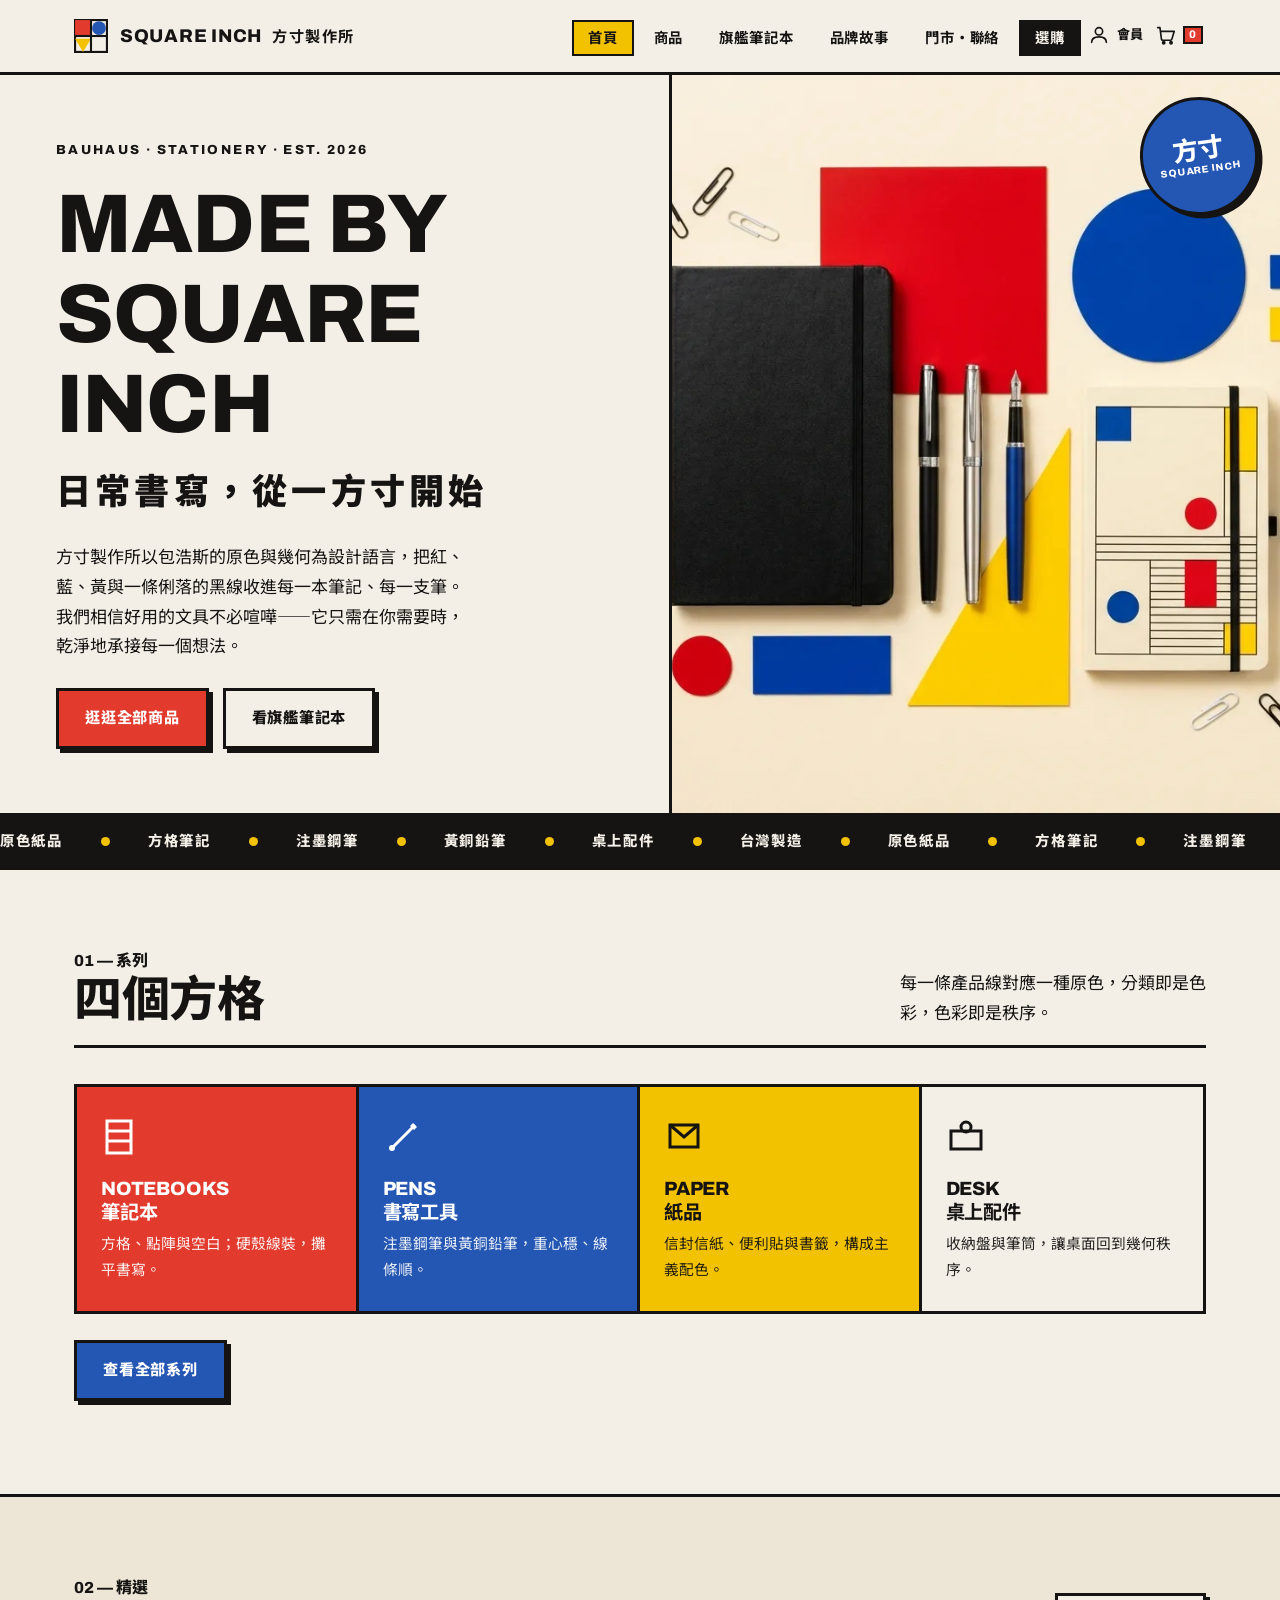
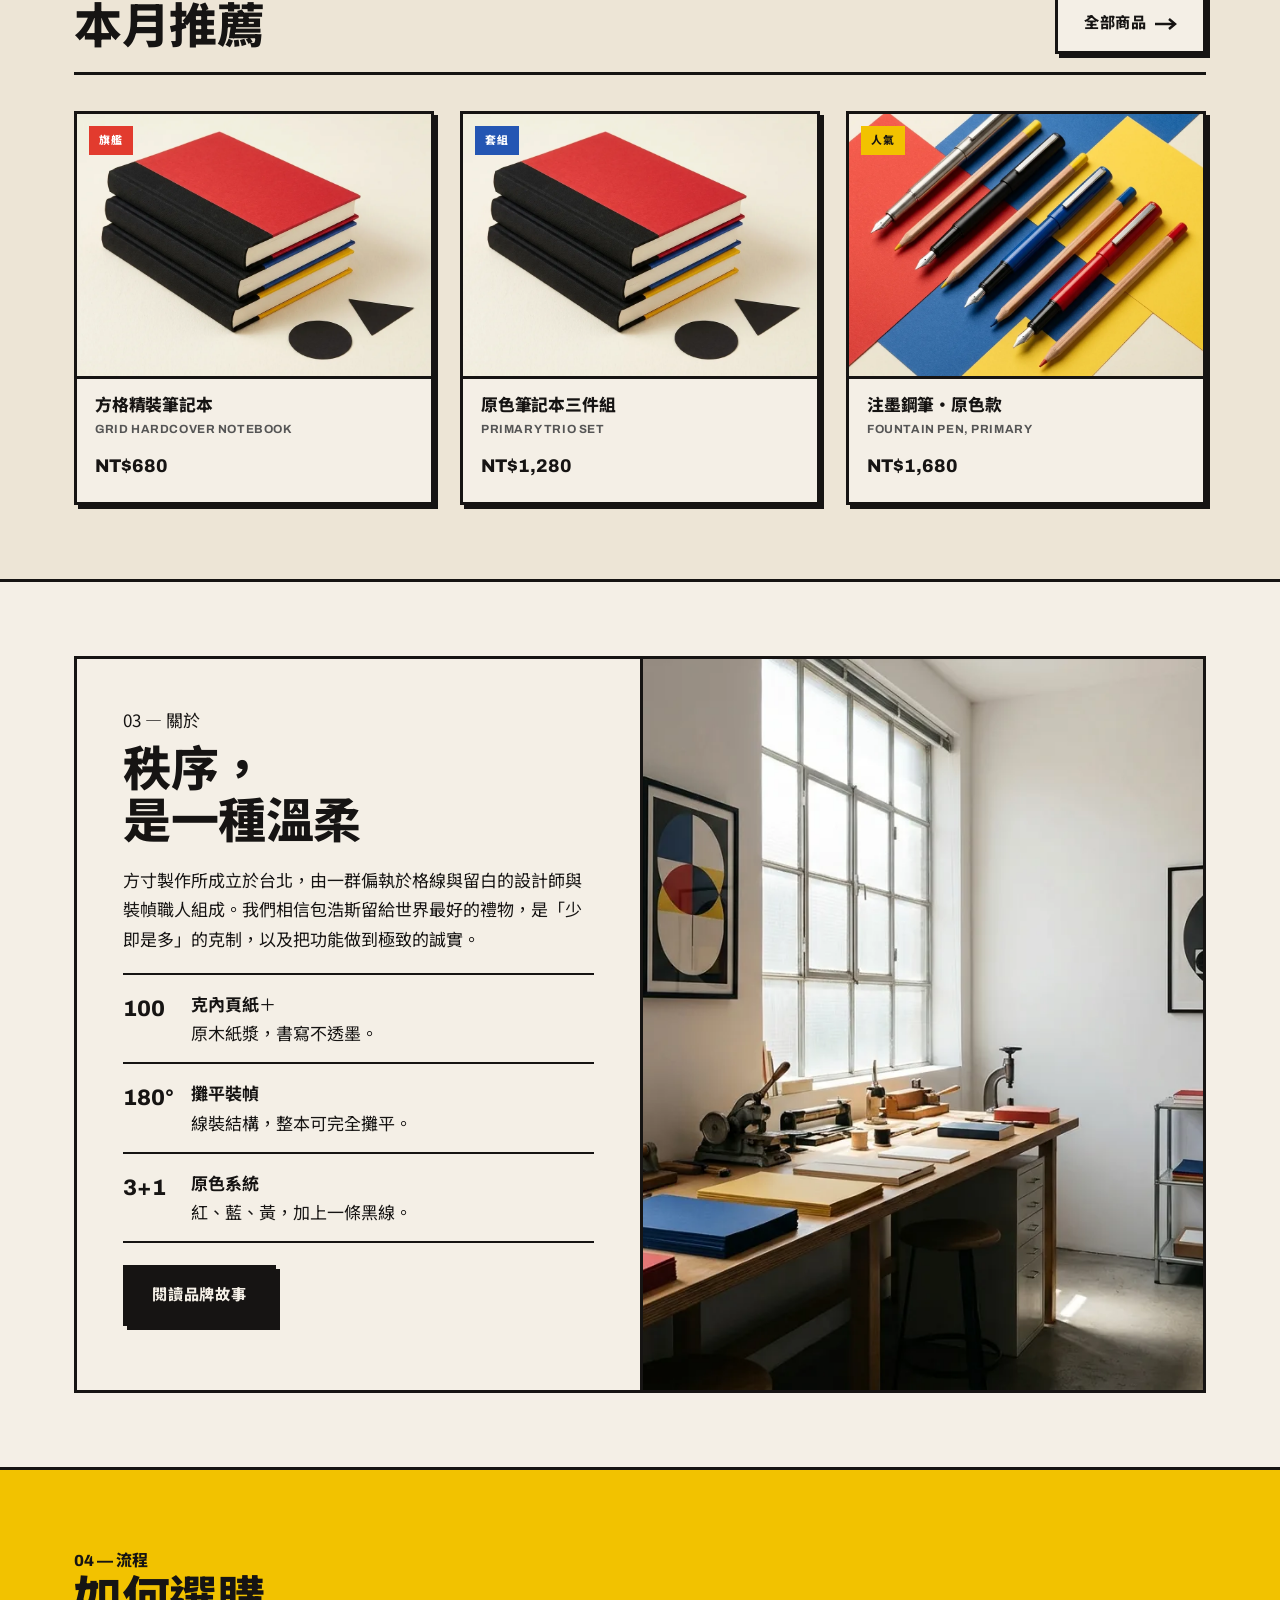
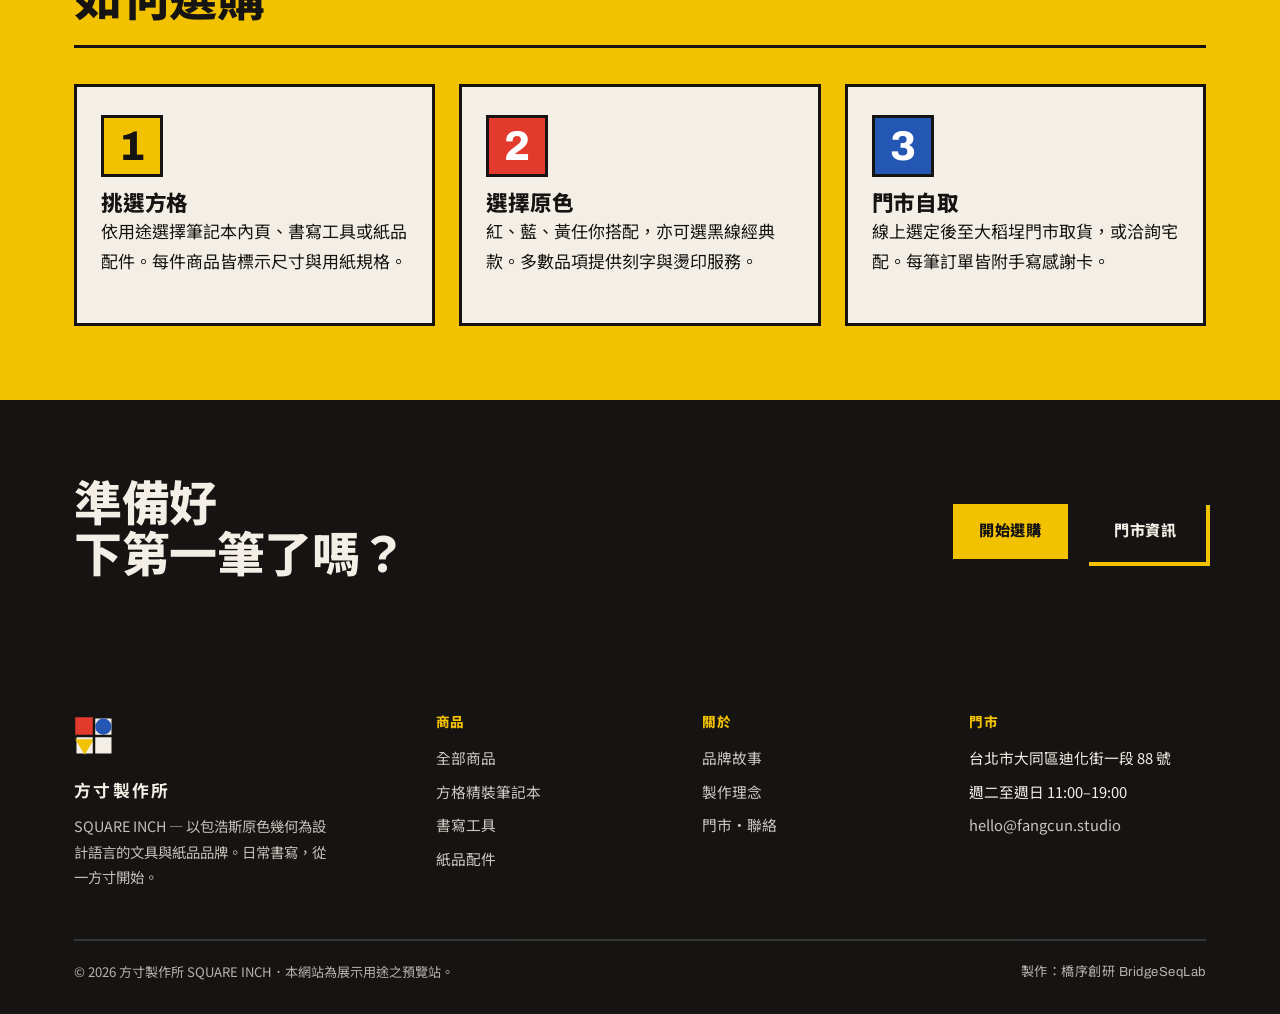
<file: index.html>
<!DOCTYPE html>
<html lang="zh-Hant">
<head>
<meta charset="UTF-8">
<meta name="viewport" content="width=device-width, initial-scale=1">
<title>方寸製作所 SQUARE INCH｜包浩斯原色文具・精裝筆記本與書寫工具</title>
<meta name="description" content="方寸製作所是台北的文具與紙品設計品牌，以包浩斯原色幾何為設計語言，專注方格精裝筆記本、注墨鋼筆、黃銅鉛筆與桌上配件。日常書寫，從一方寸開始。">
<meta name="keywords" content="文具品牌,精裝筆記本,方格筆記本,鋼筆,黃銅鉛筆,紙品,包浩斯設計,原色文具,台北文具,書寫工具">
<link rel="canonical" href="https://izzo24.github.io/fangcun-stationery/">
<meta name="theme-color" content="#F4EFE6">
<meta property="og:type" content="website">
<meta property="og:site_name" content="方寸製作所 SQUARE INCH">
<meta property="og:locale" content="zh_TW">
<meta property="og:title" content="方寸製作所 SQUARE INCH｜包浩斯原色文具">
<meta property="og:description" content="以包浩斯原色幾何為設計語言的文具與紙品品牌。方格精裝筆記本、注墨鋼筆、黃銅鉛筆與桌上配件。">
<meta property="og:url" content="https://izzo24.github.io/fangcun-stationery/">
<meta property="og:image" content="https://izzo24.github.io/fangcun-stationery/images/hero.webp">
<meta name="twitter:card" content="summary_large_image">
<meta name="twitter:title" content="方寸製作所 SQUARE INCH｜包浩斯原色文具">
<meta name="twitter:description" content="以包浩斯原色幾何為設計語言的文具與紙品品牌。">
<meta name="twitter:image" content="https://izzo24.github.io/fangcun-stationery/images/hero.webp">
<link rel="icon" href="./favicon.svg" type="image/svg+xml">
<link rel="preconnect" href="https://fonts.googleapis.com">
<link rel="preconnect" href="https://fonts.gstatic.com" crossorigin>
<link href="https://fonts.googleapis.com/css2?family=Archivo:wght@500;700;800;900&family=Noto+Sans+TC:wght@400;500;700;900&display=swap" rel="stylesheet">
<link rel="stylesheet" href="./styles.css">
<link rel="stylesheet" href="./addon.css">
<script type="application/ld+json">
{
  "@context":"https://schema.org",
  "@graph":[
    {"@type":"Organization","@id":"https://izzo24.github.io/fangcun-stationery/#org","name":"方寸製作所 SQUARE INCH","url":"https://izzo24.github.io/fangcun-stationery/","logo":"https://izzo24.github.io/fangcun-stationery/favicon.svg","description":"以包浩斯原色幾何為設計語言的文具與紙品設計品牌。","slogan":"日常書寫，從一方寸開始","areaServed":"TW","sameAs":[]},
    {"@type":"WebSite","@id":"https://izzo24.github.io/fangcun-stationery/#website","url":"https://izzo24.github.io/fangcun-stationery/","name":"方寸製作所 SQUARE INCH","inLanguage":"zh-Hant","publisher":{"@id":"https://izzo24.github.io/fangcun-stationery/#org"}},
    {"@type":"WebPage","@id":"https://izzo24.github.io/fangcun-stationery/#webpage","url":"https://izzo24.github.io/fangcun-stationery/","name":"方寸製作所 SQUARE INCH｜包浩斯原色文具","isPartOf":{"@id":"https://izzo24.github.io/fangcun-stationery/#website"},"about":{"@id":"https://izzo24.github.io/fangcun-stationery/#org"}}
  ]
}
</script>
</head>
<body>
<header class="site-head">
  <div class="wrap nav">
    <a class="brand" href="./index.html" aria-label="方寸製作所 首頁">
      <svg width="34" height="34" viewBox="0 0 64 64" aria-hidden="true"><rect x="2" y="2" width="60" height="60" fill="#F4EFE6" stroke="#161413" stroke-width="4"/><rect x="2" y="2" width="30" height="30" fill="#E23B2E"/><circle cx="47" cy="17" r="13" fill="#2456B3"/><path d="M17 62 L2 37 L32 37 Z" fill="#F2C200"/><line x1="32" y1="2" x2="32" y2="62" stroke="#161413" stroke-width="4"/><line x1="2" y1="32" x2="62" y2="32" stroke="#161413" stroke-width="4"/></svg>
      <span>SQUARE INCH<span class="zh">方寸製作所</span></span>
    </a>
    <button class="nav-toggle" aria-label="開啟選單" aria-expanded="false" aria-controls="navlinks"><span></span><span></span><span></span></button>
    <ul class="nav-links" id="navlinks">
      <li><a href="./index.html" aria-current="page">首頁</a></li>
      <li><a href="./shop.html">商品</a></li>
      <li><a href="./notebook.html">旗艦筆記本</a></li>
      <li><a href="./about.html">品牌故事</a></li>
      <li><a href="./contact.html">門市・聯絡</a></li>
      <li><a class="nav-cta" href="./shop.html">選購</a></li>
    <li><a class="acct-link" href="./member.html" aria-label="會員中心"><svg viewBox="0 0 24 24" fill="none" stroke="currentColor" stroke-width="1.8" stroke-linecap="round" stroke-linejoin="round" aria-hidden="true"><circle cx="12" cy="8" r="4"/><path d="M4 20c0-4 3.6-6 8-6s8 2 8 6"/></svg><span>會員</span></a></li><li><button class="cart-toggle" type="button" aria-label="購物車" aria-haspopup="dialog"><svg viewBox="0 0 24 24" fill="none" stroke="currentColor" stroke-width="1.8" stroke-linecap="round" stroke-linejoin="round" aria-hidden="true"><path d="M3 4h2.4l1.6 12.4a1.5 1.5 0 0 0 1.5 1.3h8.4a1.5 1.5 0 0 0 1.5-1.2L21 8H6.4"/><circle cx="9.5" cy="20.5" r="1.2" fill="currentColor"/><circle cx="17.5" cy="20.5" r="1.2" fill="currentColor"/></svg><span class="cart-badge" aria-hidden="true">0</span></button></li></ul>
  </div>
</header>

<main>
  <!-- HERO -->
  <section class="hero" aria-labelledby="hero-h1">
    <div class="wrap" style="padding:0;max-width:none;">
    <div class="hero-grid">
      <div class="hero-copy">
        <p class="eyebrow">Bauhaus · Stationery · Est. 2026</p>
        <h1 id="hero-h1">Made by<br>Square Inch</h1>
        <p class="zh-h1">日常書寫，從一方寸開始</p>
        <p class="cn">方寸製作所以包浩斯的原色與幾何為設計語言，把紅、藍、黃與一條俐落的黑線收進每一本筆記、每一支筆。我們相信好用的文具不必喧嘩——它只需在你需要時，乾淨地承接每一個想法。</p>
        <div class="hero-actions">
          <a class="btn btn-red" href="./shop.html">逛逛全部商品</a>
          <a class="btn" href="./notebook.html">看旗艦筆記本</a>
        </div>
      </div>
      <div class="hero-media">
        <img src="./images/hero.webp" width="1200" height="800" alt="包浩斯風格的文具平鋪：原色精裝筆記本、鋼筆與幾何紙件排列於米色紙面" fetchpriority="high">
        <div class="hero-badge"><span>方寸</span><span>Square Inch</span></div>
      </div>
    </div>
    </div>
  </section>

  <!-- STRIP -->
  <div class="strip" aria-hidden="true">
    <div class="strip-inner">
      <span>原色紙品<i class="dot"></i>方格筆記<i class="dot"></i>注墨鋼筆<i class="dot"></i>黃銅鉛筆<i class="dot"></i>桌上配件<i class="dot"></i>台灣製造<i class="dot"></i></span>
      <span>原色紙品<i class="dot"></i>方格筆記<i class="dot"></i>注墨鋼筆<i class="dot"></i>黃銅鉛筆<i class="dot"></i>桌上配件<i class="dot"></i>台灣製造<i class="dot"></i></span>
    </div>
  </div>

  <!-- CATEGORIES -->
  <section aria-labelledby="cat-h2">
    <div class="wrap">
      <div class="section-head">
        <div><span class="num">01 — 系列</span><h2 id="cat-h2">四個方格</h2></div>
        <p style="max-width:34ch;margin:0;">每一條產品線對應一種原色，分類即是色彩，色彩即是秩序。</p>
      </div>
      <div class="cat-grid">
        <div class="cat">
          <span class="ico" aria-hidden="true"><svg width="40" height="40" viewBox="0 0 40 40"><rect x="6" y="4" width="24" height="32" fill="none" stroke="#fff" stroke-width="3"/><line x1="6" y1="14" x2="30" y2="14" stroke="#fff" stroke-width="3"/><line x1="6" y1="24" x2="30" y2="24" stroke="#fff" stroke-width="3"/></svg></span>
          <h3>Notebooks<span class="zh">筆記本</span></h3>
          <p>方格、點陣與空白；硬殼線裝，攤平書寫。</p>
        </div>
        <div class="cat">
          <span class="ico" aria-hidden="true"><svg width="40" height="40" viewBox="0 0 40 40"><line x1="8" y1="32" x2="32" y2="8" stroke="#fff" stroke-width="3"/><path d="M30 6 L34 10 L31 13 L27 9 Z" fill="#fff"/><circle cx="9" cy="31" r="3" fill="#fff"/></svg></span>
          <h3>Pens<span class="zh">書寫工具</span></h3>
          <p>注墨鋼筆與黃銅鉛筆，重心穩、線條順。</p>
        </div>
        <div class="cat">
          <span class="ico" aria-hidden="true"><svg width="40" height="40" viewBox="0 0 40 40"><rect x="6" y="8" width="28" height="22" fill="none" stroke="#161413" stroke-width="3"/><path d="M6 8 L20 20 L34 8" fill="none" stroke="#161413" stroke-width="3"/></svg></span>
          <h3>Paper<span class="zh">紙品</span></h3>
          <p>信封信紙、便利貼與書籤，構成主義配色。</p>
        </div>
        <div class="cat">
          <span class="ico" aria-hidden="true"><svg width="40" height="40" viewBox="0 0 40 40"><rect x="5" y="14" width="30" height="18" fill="none" stroke="#161413" stroke-width="3"/><circle cx="20" cy="10" r="5" fill="none" stroke="#161413" stroke-width="3"/></svg></span>
          <h3>Desk<span class="zh">桌上配件</span></h3>
          <p>收納盤與筆筒，讓桌面回到幾何秩序。</p>
        </div>
      </div>
      <p style="margin-top:26px;"><a class="btn btn-blue" href="./shop.html">查看全部系列</a></p>
    </div>
  </section>

  <!-- FEATURED -->
  <section style="background:var(--paper-2);border-top:var(--bw) solid var(--ink);border-bottom:var(--bw) solid var(--ink);" aria-labelledby="feat-h2">
    <div class="wrap">
      <div class="section-head">
        <div><span class="num">02 — 精選</span><h2 id="feat-h2">本月推薦</h2></div>
        <a class="btn" href="./shop.html">全部商品<svg width="22" height="12" viewBox="0 0 22 12" aria-hidden="true" style="vertical-align:middle;margin-left:8px;"><line x1="0" y1="6" x2="19" y2="6" stroke="currentColor" stroke-width="2.5"/><path d="M14 1 L20 6 L14 11" fill="none" stroke="currentColor" stroke-width="2.5"/></svg></a>
      </div>
      <div class="prod-grid">
        <a class="card" href="./notebook.html">
          <div class="thumb"><span class="tag red">旗艦</span><img src="./images/notebooks.webp" width="600" height="450" alt="原色精裝方格筆記本三本疊放，紅、藍、黃書衣搭配黑色書背"></div>
          <div class="body"><h3>方格精裝筆記本</h3><span class="en">Grid Hardcover Notebook</span><span class="price">NT$680</span></div>
        </a>
        <a class="card" href="./shop.html">
          <div class="thumb"><span class="tag blue">套組</span><img src="./images/notebooks.webp" width="600" height="450" alt="包浩原色筆記本三件組，紅藍黃三色精裝本"></div>
          <div class="body"><h3>原色筆記本三件組</h3><span class="en">Primary Trio Set</span><span class="price">NT$1,280</span></div>
        </a>
        <a class="card" href="./shop.html">
          <div class="thumb"><span class="tag yellow">人氣</span><img src="./images/pens.webp" width="600" height="450" alt="鋼筆與鉛筆斜向排列於原色幾何紙件之上"></div>
          <div class="body"><h3>注墨鋼筆・原色款</h3><span class="en">Fountain Pen, Primary</span><span class="price">NT$1,680</span></div>
        </a>
      </div>
    </div>
  </section>

  <!-- ABOUT TEASER -->
  <section aria-labelledby="ab-h2">
    <div class="wrap">
      <div class="split">
        <div>
          <span class="num">03 — 關於</span>
          <h2 id="ab-h2" style="margin:10px 0 16px;">秩序，<br>是一種溫柔</h2>
          <p class="cn">方寸製作所成立於台北，由一群偏執於格線與留白的設計師與裝幀職人組成。我們相信包浩斯留給世界最好的禮物，是「少即是多」的克制，以及把功能做到極致的誠實。</p>
          <ul class="feature-list">
            <li><span class="k">100</span><div><strong>克內頁紙</strong>＋<br>原木紙漿，書寫不透墨。</div></li>
            <li><span class="k">180°</span><div><strong>攤平裝幀</strong><br>線裝結構，整本可完全攤平。</div></li>
            <li><span class="k">3+1</span><div><strong>原色系統</strong><br>紅、藍、黃，加上一條黑線。</div></li>
          </ul>
          <p style="margin-top:22px;"><a class="btn btn-ink" href="./about.html">閱讀品牌故事</a></p>
        </div>
        <div class="media"><img src="./images/workshop.webp" width="900" height="700" alt="明亮的包浩斯風格紙品工作室，木桌上擺著裝幀工具與原色紙張"></div>
      </div>
    </div>
  </section>

  <!-- STEPS -->
  <section style="background:var(--yellow);border-top:var(--bw) solid var(--ink);border-bottom:var(--bw) solid var(--ink);" aria-labelledby="how-h2">
    <div class="wrap">
      <div class="section-head" style="border-color:var(--ink);">
        <div><span class="num">04 — 流程</span><h2 id="how-h2">如何選購</h2></div>
      </div>
      <div class="steps">
        <div class="step"><span class="n">1</span><h3>挑選方格</h3><p>依用途選擇筆記本內頁、書寫工具或紙品配件。每件商品皆標示尺寸與用紙規格。</p></div>
        <div class="step"><span class="n">2</span><h3>選擇原色</h3><p>紅、藍、黃任你搭配，亦可選黑線經典款。多數品項提供刻字與燙印服務。</p></div>
        <div class="step"><span class="n">3</span><h3>門市自取</h3><p>線上選定後至大稻埕門市取貨，或洽詢宅配。每筆訂單皆附手寫感謝卡。</p></div>
      </div>
    </div>
  </section>

  <!-- CTA -->
  <section class="cta-band">
    <div class="wrap">
      <h2>準備好<br>下第一筆了嗎？</h2>
      <div style="display:flex;gap:14px;flex-wrap:wrap;"><a class="btn btn-yellow" href="./shop.html">開始選購</a><a class="btn" style="background:transparent;color:var(--paper);box-shadow:4px 4px 0 var(--yellow);" href="./contact.html">門市資訊</a></div>
    </div>
  </section>
</main>

<footer class="site-foot">
  <div class="wrap">
    <div class="foot-grid">
      <div class="foot-brand">
        <svg width="40" height="40" viewBox="0 0 64 64" aria-hidden="true"><rect x="2" y="2" width="60" height="60" fill="#F4EFE6" stroke="#161413" stroke-width="4"/><rect x="2" y="2" width="30" height="30" fill="#E23B2E"/><circle cx="47" cy="17" r="13" fill="#2456B3"/><path d="M17 62 L2 37 L32 37 Z" fill="#F2C200"/><line x1="32" y1="2" x2="32" y2="62" stroke="#161413" stroke-width="4"/><line x1="2" y1="32" x2="62" y2="32" stroke="#161413" stroke-width="4"/></svg>
        <div class="zh">方寸製作所</div>
        <p>SQUARE INCH — 以包浩斯原色幾何為設計語言的文具與紙品品牌。日常書寫，從一方寸開始。</p>
      </div>
      <div><h4>商品</h4><ul><li><a href="./shop.html">全部商品</a></li><li><a href="./notebook.html">方格精裝筆記本</a></li><li><a href="./shop.html">書寫工具</a></li><li><a href="./shop.html">紙品配件</a></li></ul></div>
      <div><h4>關於</h4><ul><li><a href="./about.html">品牌故事</a></li><li><a href="./about.html">製作理念</a></li><li><a href="./contact.html">門市・聯絡</a></li></ul></div>
      <div><h4>門市</h4><ul><li>台北市大同區迪化街一段 88 號</li><li>週二至週日 11:00–19:00</li><li><a href="./contact.html">hello@fangcun.studio</a></li></ul></div>
    </div>
    <div class="foot-bottom">
      <span>© <span id="year">2026</span> 方寸製作所 SQUARE INCH．本網站為展示用途之預覽站。</span>
      <span class="sig">製作：橋序創研 BridgeSeqLab</span>
    </div>
  </div>
</footer>
<div class="cart-overlay" id="cartOverlay"></div>
<aside class="cart-drawer" id="cartDrawer" role="dialog" aria-modal="true" aria-label="購物車" aria-hidden="true">
  <div class="cd-head"><h2>購物車</h2><button class="cd-close" id="cartClose" aria-label="關閉購物車"><svg viewBox="0 0 24 24" fill="none" stroke="currentColor" stroke-width="2" stroke-linecap="round" aria-hidden="true"><path d="M6 6l12 12M18 6L6 18"/></svg></button></div>
  <div class="cd-body"><p class="cd-empty">您的購物車目前是空的。<br>歡迎先逛逛全部商品。</p></div>
  <div class="cd-foot"><div class="cd-total"><span>小計</span><span>NT$ 0</span></div><a class="mc-btn" href="./shop.html">前往選購</a></div>
</aside>
<script src="./addon.js" defer></script>
<script src="./main.js" defer></script>
</body>
</html>
</file>
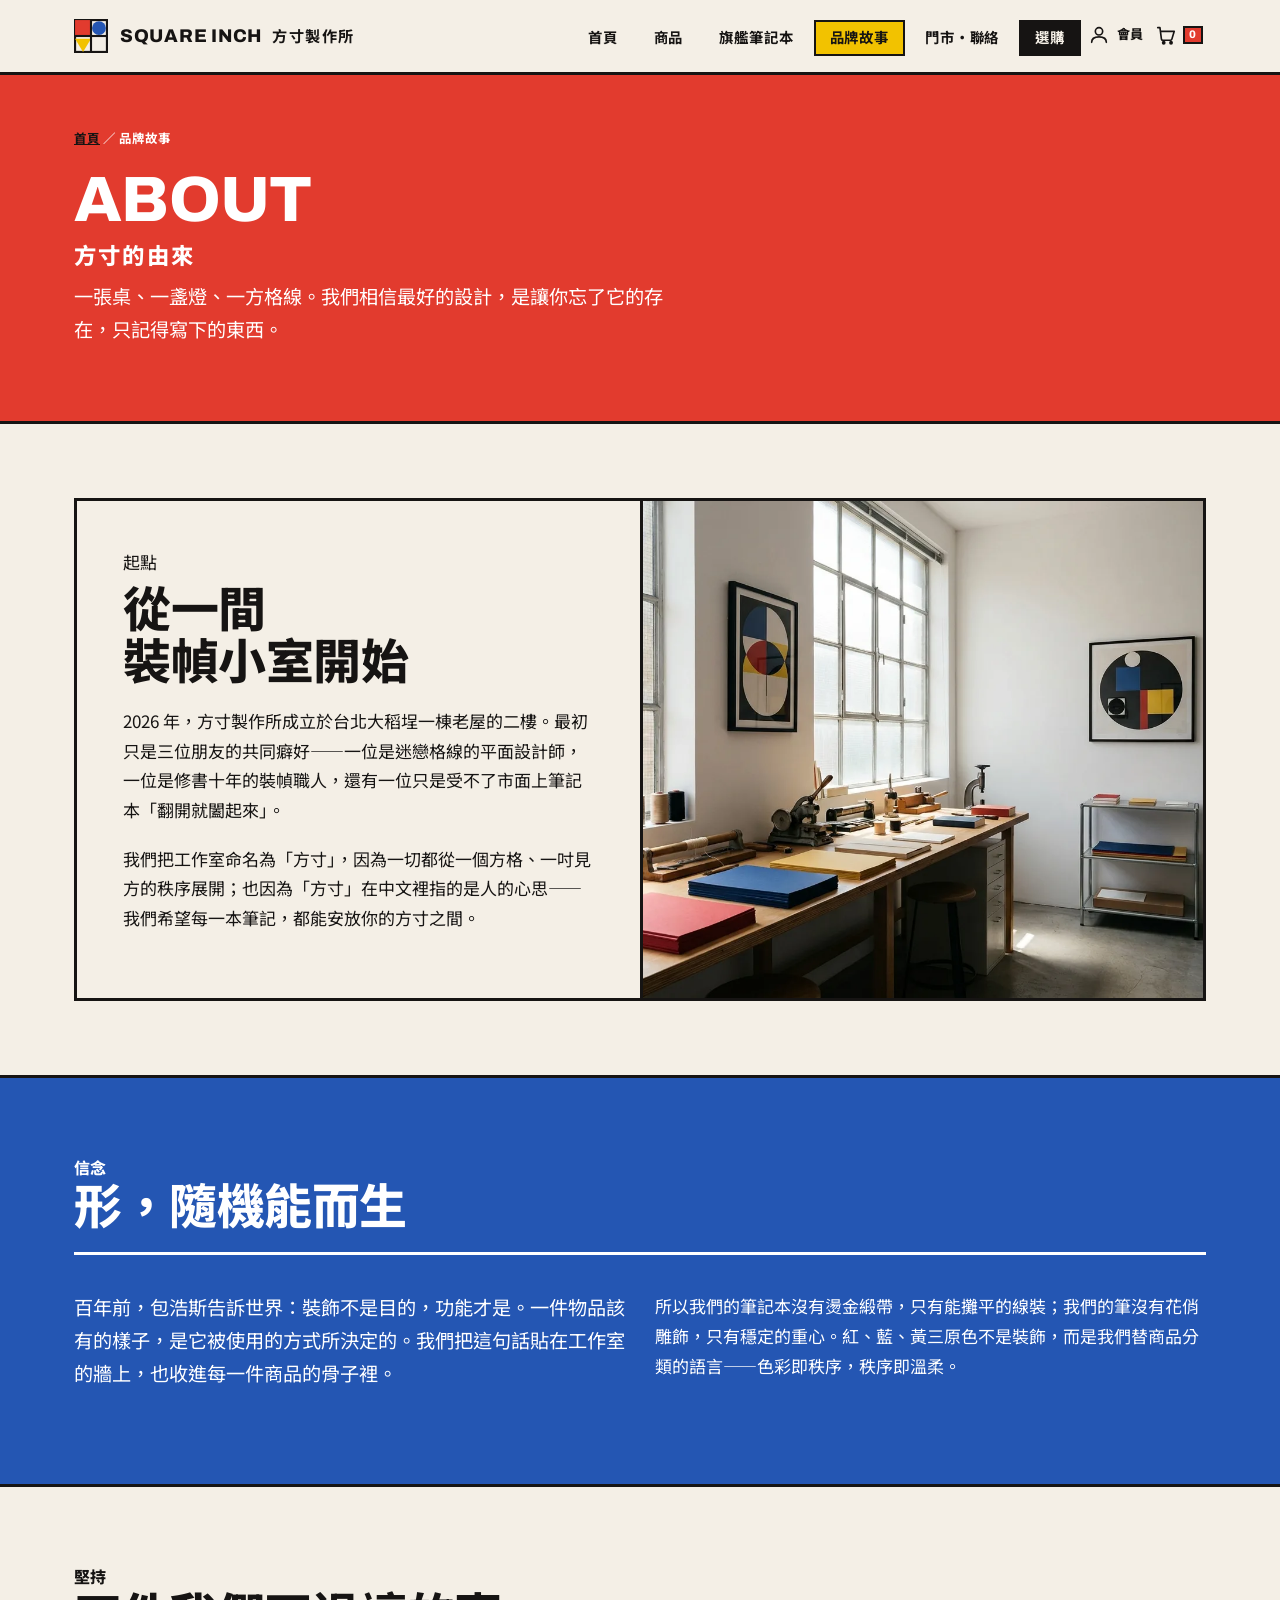
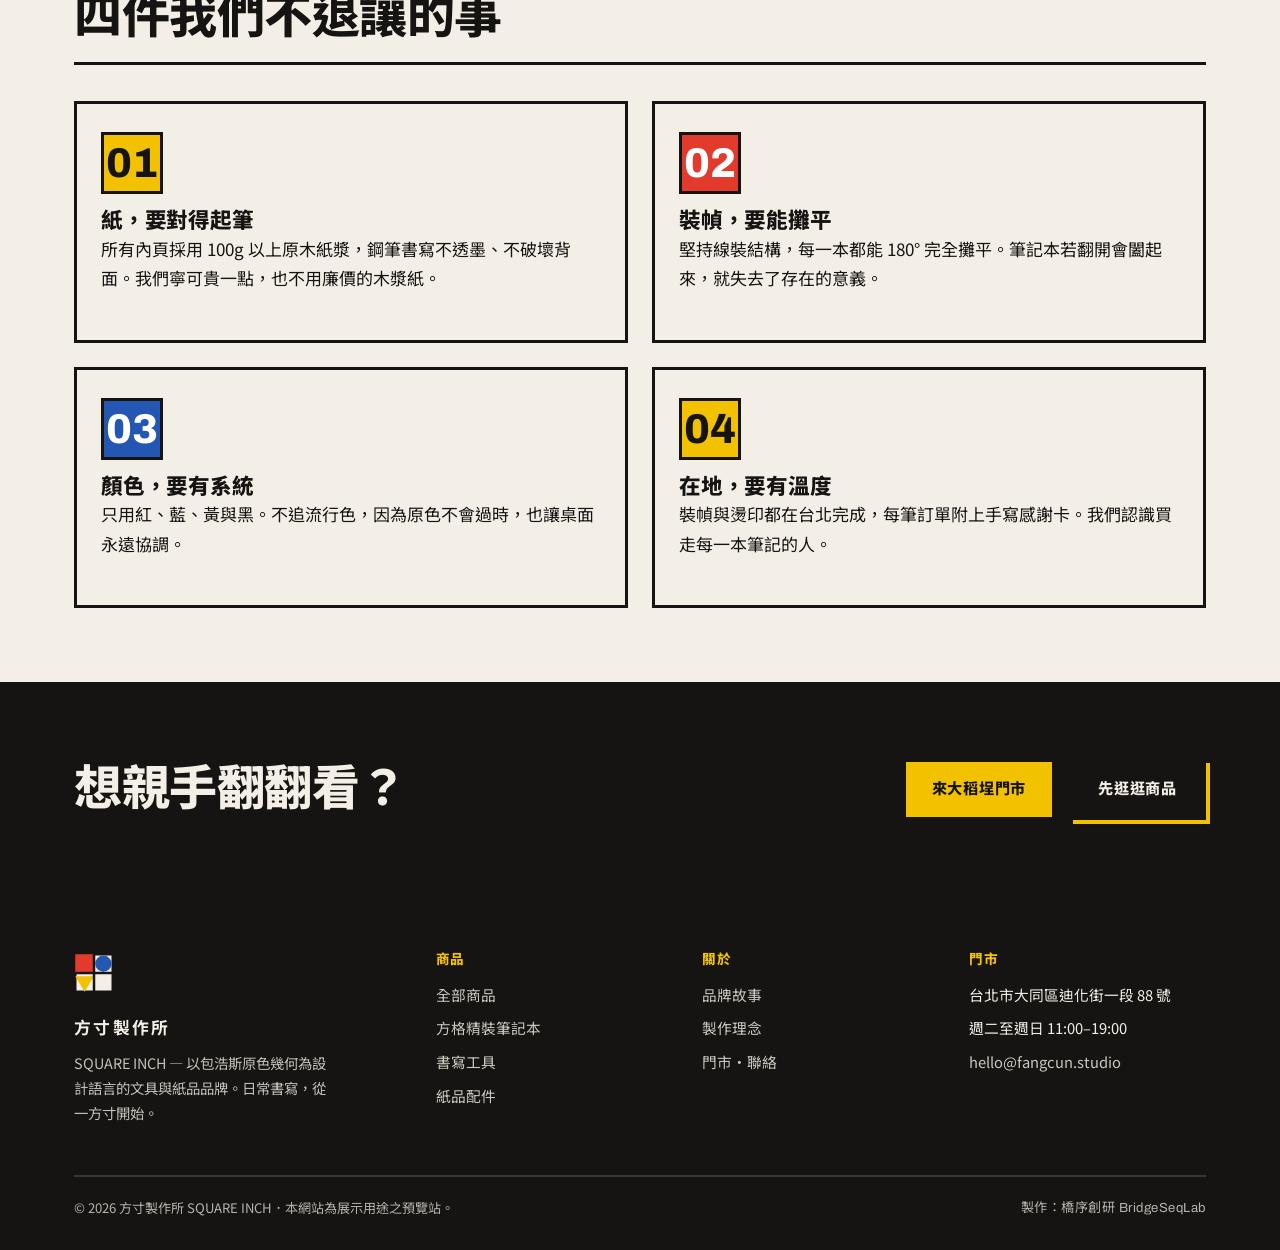
<file: about.html>
<!DOCTYPE html>
<html lang="zh-Hant">
<head>
<meta charset="UTF-8">
<meta name="viewport" content="width=device-width, initial-scale=1">
<title>品牌故事｜方寸製作所 SQUARE INCH 的包浩斯製作理念</title>
<meta name="description" content="方寸製作所源於台北大稻埕的一間裝幀工作室。我們以包浩斯「形隨機能」為信仰，用紅、藍、黃三原色與一條黑線，做出耐用、好寫、看得久的文具與紙品。認識我們的人與堅持。">
<meta name="keywords" content="方寸製作所,品牌故事,包浩斯,設計理念,裝幀工作室,台灣文具品牌,大稻埕,形隨機能">
<link rel="canonical" href="https://izzo24.github.io/fangcun-stationery/about.html">
<meta name="theme-color" content="#F4EFE6">
<meta property="og:type" content="website">
<meta property="og:site_name" content="方寸製作所 SQUARE INCH">
<meta property="og:locale" content="zh_TW">
<meta property="og:title" content="品牌故事｜方寸製作所 SQUARE INCH">
<meta property="og:description" content="以包浩斯『形隨機能』為信仰的台北文具與紙品品牌。認識我們的人與堅持。">
<meta property="og:url" content="https://izzo24.github.io/fangcun-stationery/about.html">
<meta property="og:image" content="https://izzo24.github.io/fangcun-stationery/images/workshop.webp">
<meta name="twitter:card" content="summary_large_image">
<meta name="twitter:title" content="品牌故事｜方寸製作所 SQUARE INCH">
<meta name="twitter:description" content="以包浩斯『形隨機能』為信仰的台北文具與紙品品牌。">
<meta name="twitter:image" content="https://izzo24.github.io/fangcun-stationery/images/workshop.webp">
<link rel="icon" href="./favicon.svg" type="image/svg+xml">
<link rel="preconnect" href="https://fonts.googleapis.com">
<link rel="preconnect" href="https://fonts.gstatic.com" crossorigin>
<link href="https://fonts.googleapis.com/css2?family=Archivo:wght@500;700;800;900&family=Noto+Sans+TC:wght@400;500;700;900&display=swap" rel="stylesheet">
<link rel="stylesheet" href="./styles.css">
<link rel="stylesheet" href="./addon.css">
<script type="application/ld+json">
{
  "@context":"https://schema.org",
  "@graph":[
    {"@type":"BreadcrumbList","itemListElement":[
      {"@type":"ListItem","position":1,"name":"首頁","item":"https://izzo24.github.io/fangcun-stationery/"},
      {"@type":"ListItem","position":2,"name":"品牌故事","item":"https://izzo24.github.io/fangcun-stationery/about.html"}
    ]},
    {"@type":"AboutPage","name":"品牌故事 — 方寸製作所","url":"https://izzo24.github.io/fangcun-stationery/about.html","inLanguage":"zh-Hant",
     "about":{"@type":"Organization","name":"方寸製作所 SQUARE INCH","foundingDate":"2026","foundingLocation":"台北市大同區","url":"https://izzo24.github.io/fangcun-stationery/","description":"以包浩斯原色幾何為設計語言的文具與紙品品牌。"}}
  ]
}
</script>
</head>
<body>
<header class="site-head">
  <div class="wrap nav">
    <a class="brand" href="./index.html" aria-label="方寸製作所 首頁">
      <svg width="34" height="34" viewBox="0 0 64 64" aria-hidden="true"><rect x="2" y="2" width="60" height="60" fill="#F4EFE6" stroke="#161413" stroke-width="4"/><rect x="2" y="2" width="30" height="30" fill="#E23B2E"/><circle cx="47" cy="17" r="13" fill="#2456B3"/><path d="M17 62 L2 37 L32 37 Z" fill="#F2C200"/><line x1="32" y1="2" x2="32" y2="62" stroke="#161413" stroke-width="4"/><line x1="2" y1="32" x2="62" y2="32" stroke="#161413" stroke-width="4"/></svg>
      <span>SQUARE INCH<span class="zh">方寸製作所</span></span>
    </a>
    <button class="nav-toggle" aria-label="開啟選單" aria-expanded="false" aria-controls="navlinks"><span></span><span></span><span></span></button>
    <ul class="nav-links" id="navlinks">
      <li><a href="./index.html">首頁</a></li>
      <li><a href="./shop.html">商品</a></li>
      <li><a href="./notebook.html">旗艦筆記本</a></li>
      <li><a href="./about.html" aria-current="page">品牌故事</a></li>
      <li><a href="./contact.html">門市・聯絡</a></li>
      <li><a class="nav-cta" href="./shop.html">選購</a></li>
    <li><a class="acct-link" href="./member.html" aria-label="會員中心"><svg viewBox="0 0 24 24" fill="none" stroke="currentColor" stroke-width="1.8" stroke-linecap="round" stroke-linejoin="round" aria-hidden="true"><circle cx="12" cy="8" r="4"/><path d="M4 20c0-4 3.6-6 8-6s8 2 8 6"/></svg><span>會員</span></a></li><li><button class="cart-toggle" type="button" aria-label="購物車" aria-haspopup="dialog"><svg viewBox="0 0 24 24" fill="none" stroke="currentColor" stroke-width="1.8" stroke-linecap="round" stroke-linejoin="round" aria-hidden="true"><path d="M3 4h2.4l1.6 12.4a1.5 1.5 0 0 0 1.5 1.3h8.4a1.5 1.5 0 0 0 1.5-1.2L21 8H6.4"/><circle cx="9.5" cy="20.5" r="1.2" fill="currentColor"/><circle cx="17.5" cy="20.5" r="1.2" fill="currentColor"/></svg><span class="cart-badge" aria-hidden="true">0</span></button></li></ul>
  </div>
</header>

<main>
  <div class="banner red">
    <div class="wrap">
      <p class="crumb"><a href="./index.html">首頁</a> ／ 品牌故事</p>
      <h1>ABOUT<span class="zh" style="display:block;font-size:1.4rem;margin-top:8px;">方寸的由來</span></h1>
      <p class="lead" style="max-width:54ch;margin-top:14px;color:#fff;">一張桌、一盞燈、一方格線。我們相信最好的設計，是讓你忘了它的存在，只記得寫下的東西。</p>
    </div>
  </div>

  <section>
    <div class="wrap">
      <div class="split">
        <div>
          <span class="num">起點</span>
          <h2 style="margin:10px 0 16px;">從一間<br>裝幀小室開始</h2>
          <p class="cn">2026 年，方寸製作所成立於台北大稻埕一棟老屋的二樓。最初只是三位朋友的共同癖好——一位是迷戀格線的平面設計師，一位是修書十年的裝幀職人，還有一位只是受不了市面上筆記本「翻開就闔起來」。</p>
          <p class="cn">我們把工作室命名為「方寸」，因為一切都從一個方格、一吋見方的秩序展開；也因為「方寸」在中文裡指的是人的心思——我們希望每一本筆記，都能安放你的方寸之間。</p>
        </div>
        <div class="media"><img src="./images/workshop.webp" width="900" height="700" alt="大稻埕老屋二樓的包浩斯風格裝幀工作室，木桌上有裝幀工具與原色紙張"></div>
      </div>
    </div>
  </section>

  <section style="background:var(--blue);color:#fff;border-top:var(--bw) solid var(--ink);border-bottom:var(--bw) solid var(--ink);">
    <div class="wrap">
      <div class="section-head" style="border-color:#fff;"><div><span class="num" style="color:#fff;">信念</span><h2 style="color:#fff;">形，隨機能而生</h2></div></div>
      <div class="grid-2">
        <p class="lead" style="color:#fff;">百年前，包浩斯告訴世界：裝飾不是目的，功能才是。一件物品該有的樣子，是它被使用的方式所決定的。我們把這句話貼在工作室的牆上，也收進每一件商品的骨子裡。</p>
        <p style="color:#fff;">所以我們的筆記本沒有燙金緞帶，只有能攤平的線裝；我們的筆沒有花俏雕飾，只有穩定的重心。紅、藍、黃三原色不是裝飾，而是我們替商品分類的語言——色彩即秩序，秩序即溫柔。</p>
      </div>
    </div>
  </section>

  <section>
    <div class="wrap">
      <div class="section-head"><div><span class="num">堅持</span><h2>四件我們不退讓的事</h2></div></div>
      <div class="steps" style="grid-template-columns:repeat(2,1fr);">
        <div class="step"><span class="n">01</span><h3>紙，要對得起筆</h3><p>所有內頁採用 100g 以上原木紙漿，鋼筆書寫不透墨、不破壞背面。我們寧可貴一點，也不用廉價的木漿紙。</p></div>
        <div class="step"><span class="n">02</span><h3>裝幀，要能攤平</h3><p>堅持線裝結構，每一本都能 180° 完全攤平。筆記本若翻開會闔起來，就失去了存在的意義。</p></div>
        <div class="step"><span class="n">03</span><h3>顏色，要有系統</h3><p>只用紅、藍、黃與黑。不追流行色，因為原色不會過時，也讓桌面永遠協調。</p></div>
        <div class="step"><span class="n">04</span><h3>在地，要有溫度</h3><p>裝幀與燙印都在台北完成，每筆訂單附上手寫感謝卡。我們認識買走每一本筆記的人。</p></div>
      </div>
    </div>
  </section>

  <section class="cta-band">
    <div class="wrap">
      <h2>想親手翻翻看？</h2>
      <div style="display:flex;gap:14px;flex-wrap:wrap;"><a class="btn btn-yellow" href="./contact.html">來大稻埕門市</a><a class="btn" style="background:transparent;color:var(--paper);box-shadow:4px 4px 0 var(--yellow);" href="./shop.html">先逛逛商品</a></div>
    </div>
  </section>
</main>

<footer class="site-foot">
  <div class="wrap">
    <div class="foot-grid">
      <div class="foot-brand">
        <svg width="40" height="40" viewBox="0 0 64 64" aria-hidden="true"><rect x="2" y="2" width="60" height="60" fill="#F4EFE6" stroke="#161413" stroke-width="4"/><rect x="2" y="2" width="30" height="30" fill="#E23B2E"/><circle cx="47" cy="17" r="13" fill="#2456B3"/><path d="M17 62 L2 37 L32 37 Z" fill="#F2C200"/><line x1="32" y1="2" x2="32" y2="62" stroke="#161413" stroke-width="4"/><line x1="2" y1="32" x2="62" y2="32" stroke="#161413" stroke-width="4"/></svg>
        <div class="zh">方寸製作所</div>
        <p>SQUARE INCH — 以包浩斯原色幾何為設計語言的文具與紙品品牌。日常書寫，從一方寸開始。</p>
      </div>
      <div><h4>商品</h4><ul><li><a href="./shop.html">全部商品</a></li><li><a href="./notebook.html">方格精裝筆記本</a></li><li><a href="./shop.html">書寫工具</a></li><li><a href="./shop.html">紙品配件</a></li></ul></div>
      <div><h4>關於</h4><ul><li><a href="./about.html">品牌故事</a></li><li><a href="./about.html">製作理念</a></li><li><a href="./contact.html">門市・聯絡</a></li></ul></div>
      <div><h4>門市</h4><ul><li>台北市大同區迪化街一段 88 號</li><li>週二至週日 11:00–19:00</li><li><a href="./contact.html">hello@fangcun.studio</a></li></ul></div>
    </div>
    <div class="foot-bottom">
      <span>© <span id="year">2026</span> 方寸製作所 SQUARE INCH．本網站為展示用途之預覽站。</span>
      <span class="sig">製作：橋序創研 BridgeSeqLab</span>
    </div>
  </div>
</footer>
<div class="cart-overlay" id="cartOverlay"></div>
<aside class="cart-drawer" id="cartDrawer" role="dialog" aria-modal="true" aria-label="購物車" aria-hidden="true">
  <div class="cd-head"><h2>購物車</h2><button class="cd-close" id="cartClose" aria-label="關閉購物車"><svg viewBox="0 0 24 24" fill="none" stroke="currentColor" stroke-width="2" stroke-linecap="round" aria-hidden="true"><path d="M6 6l12 12M18 6L6 18"/></svg></button></div>
  <div class="cd-body"><p class="cd-empty">您的購物車目前是空的。<br>歡迎先逛逛全部商品。</p></div>
  <div class="cd-foot"><div class="cd-total"><span>小計</span><span>NT$ 0</span></div><a class="mc-btn" href="./shop.html">前往選購</a></div>
</aside>
<script src="./addon.js" defer></script>
<script src="./main.js" defer></script>
</body>
</html>
</file>
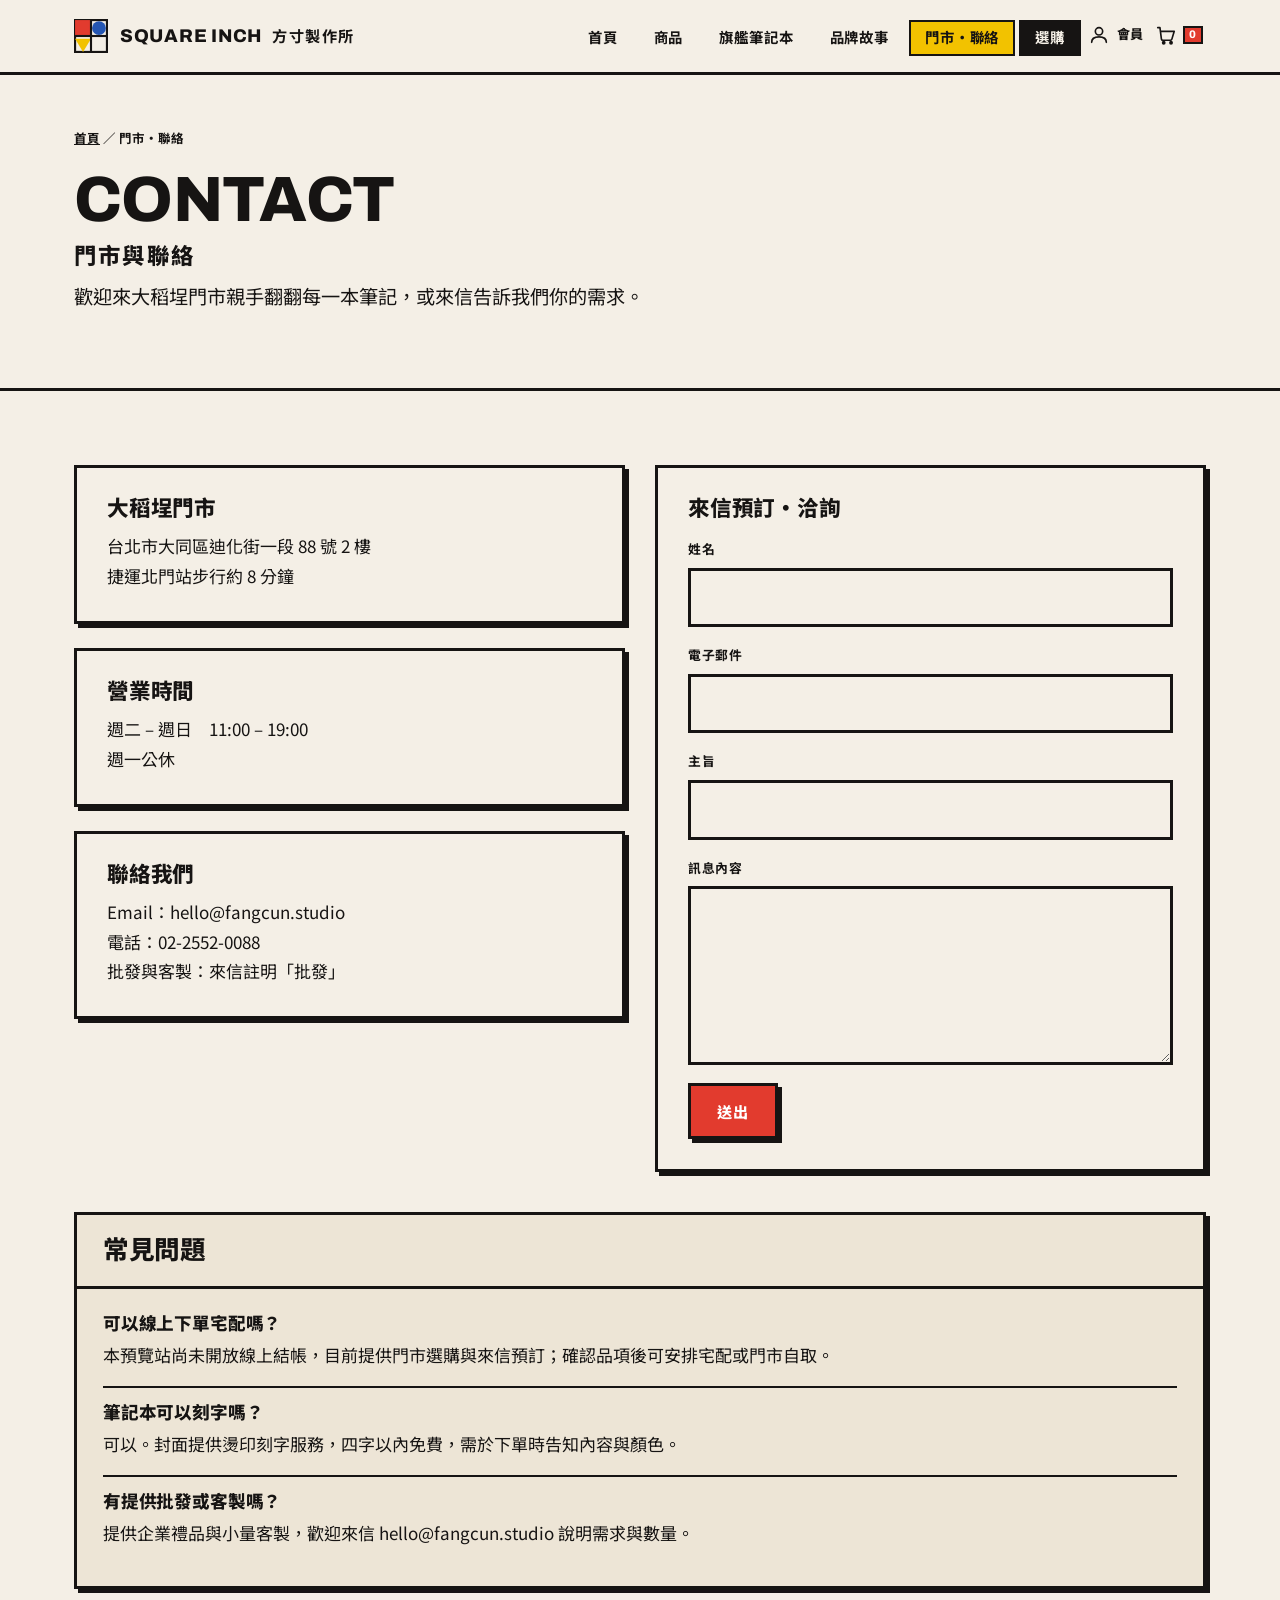
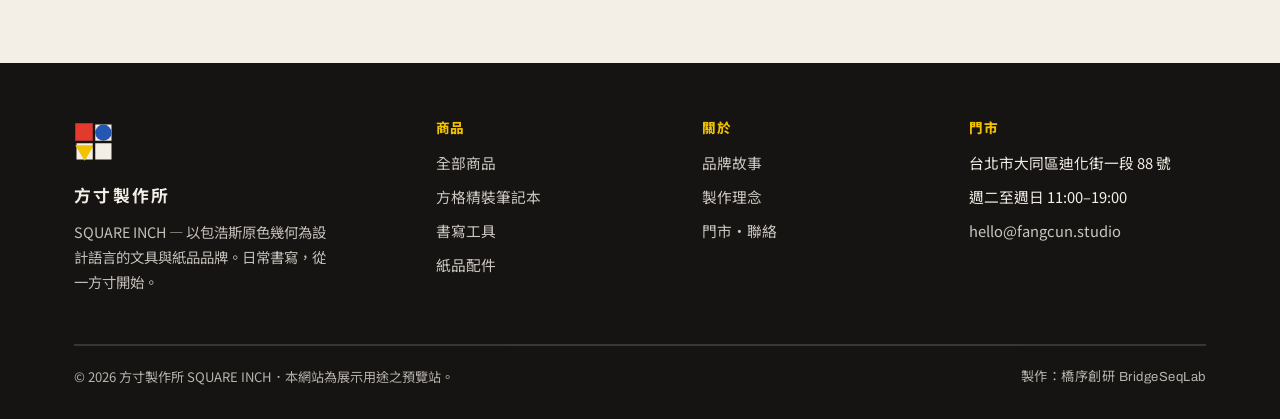
<file: contact.html>
<!DOCTYPE html>
<html lang="zh-Hant">
<head>
<meta charset="UTF-8">
<meta name="viewport" content="width=device-width, initial-scale=1">
<title>門市與聯絡｜方寸製作所 SQUARE INCH 大稻埕門市</title>
<meta name="description" content="方寸製作所大稻埕門市資訊、營業時間與聯絡方式。地址台北市大同區迪化街一段 88 號，週二至週日 11:00–19:00。歡迎來信 hello@fangcun.studio 洽詢選購、刻字燙印與批發。">
<meta name="keywords" content="方寸製作所門市,文具店,大稻埕,迪化街,聯絡方式,營業時間,刻字燙印,文具批發,台北文具店">
<link rel="canonical" href="https://izzo24.github.io/fangcun-stationery/contact.html">
<meta name="theme-color" content="#F4EFE6">
<meta property="og:type" content="website">
<meta property="og:site_name" content="方寸製作所 SQUARE INCH">
<meta property="og:locale" content="zh_TW">
<meta property="og:title" content="門市與聯絡｜方寸製作所 SQUARE INCH">
<meta property="og:description" content="大稻埕門市資訊、營業時間與聯絡方式。週二至週日 11:00–19:00。">
<meta property="og:url" content="https://izzo24.github.io/fangcun-stationery/contact.html">
<meta property="og:image" content="https://izzo24.github.io/fangcun-stationery/images/hero.webp">
<meta name="twitter:card" content="summary_large_image">
<meta name="twitter:title" content="門市與聯絡｜方寸製作所 SQUARE INCH">
<meta name="twitter:description" content="大稻埕門市資訊、營業時間與聯絡方式。">
<meta name="twitter:image" content="https://izzo24.github.io/fangcun-stationery/images/hero.webp">
<link rel="icon" href="./favicon.svg" type="image/svg+xml">
<link rel="preconnect" href="https://fonts.googleapis.com">
<link rel="preconnect" href="https://fonts.gstatic.com" crossorigin>
<link href="https://fonts.googleapis.com/css2?family=Archivo:wght@500;700;800;900&family=Noto+Sans+TC:wght@400;500;700;900&display=swap" rel="stylesheet">
<link rel="stylesheet" href="./styles.css">
<link rel="stylesheet" href="./addon.css">
<script type="application/ld+json">
{
  "@context":"https://schema.org",
  "@graph":[
    {"@type":"BreadcrumbList","itemListElement":[
      {"@type":"ListItem","position":1,"name":"首頁","item":"https://izzo24.github.io/fangcun-stationery/"},
      {"@type":"ListItem","position":2,"name":"門市・聯絡","item":"https://izzo24.github.io/fangcun-stationery/contact.html"}
    ]},
    {"@type":"Store","@id":"https://izzo24.github.io/fangcun-stationery/#store","name":"方寸製作所 SQUARE INCH 大稻埕門市","image":"https://izzo24.github.io/fangcun-stationery/images/hero.webp","url":"https://izzo24.github.io/fangcun-stationery/contact.html","email":"hello@fangcun.studio","telephone":"+886-2-2552-0088","priceRange":"$$","currenciesAccepted":"TWD","paymentAccepted":"現金, 信用卡, 行動支付",
      "address":{"@type":"PostalAddress","streetAddress":"迪化街一段 88 號","addressLocality":"大同區","addressRegion":"台北市","postalCode":"103","addressCountry":"TW"},
      "geo":{"@type":"GeoCoordinates","latitude":25.0561,"longitude":121.5103},
      "openingHoursSpecification":[{"@type":"OpeningHoursSpecification","dayOfWeek":["Tuesday","Wednesday","Thursday","Friday","Saturday","Sunday"],"opens":"11:00","closes":"19:00"}]},
    {"@type":"ContactPage","name":"門市與聯絡 — 方寸製作所","url":"https://izzo24.github.io/fangcun-stationery/contact.html","inLanguage":"zh-Hant"},
    {"@type":"FAQPage","mainEntity":[
      {"@type":"Question","name":"可以線上下單宅配嗎？","acceptedAnswer":{"@type":"Answer","text":"本預覽站尚未開放線上結帳，目前提供門市選購與來信預訂；確認品項後可安排宅配或門市自取。"}},
      {"@type":"Question","name":"筆記本可以刻字嗎？","acceptedAnswer":{"@type":"Answer","text":"可以。封面提供燙印刻字服務，四字以內免費，需於下單時告知內容與顏色。"}},
      {"@type":"Question","name":"有提供批發或客製嗎？","acceptedAnswer":{"@type":"Answer","text":"提供企業禮品與小量客製，歡迎來信 hello@fangcun.studio 說明需求與數量。"}}
    ]}
  ]
}
</script>
</head>
<body>
<header class="site-head">
  <div class="wrap nav">
    <a class="brand" href="./index.html" aria-label="方寸製作所 首頁">
      <svg width="34" height="34" viewBox="0 0 64 64" aria-hidden="true"><rect x="2" y="2" width="60" height="60" fill="#F4EFE6" stroke="#161413" stroke-width="4"/><rect x="2" y="2" width="30" height="30" fill="#E23B2E"/><circle cx="47" cy="17" r="13" fill="#2456B3"/><path d="M17 62 L2 37 L32 37 Z" fill="#F2C200"/><line x1="32" y1="2" x2="32" y2="62" stroke="#161413" stroke-width="4"/><line x1="2" y1="32" x2="62" y2="32" stroke="#161413" stroke-width="4"/></svg>
      <span>SQUARE INCH<span class="zh">方寸製作所</span></span>
    </a>
    <button class="nav-toggle" aria-label="開啟選單" aria-expanded="false" aria-controls="navlinks"><span></span><span></span><span></span></button>
    <ul class="nav-links" id="navlinks">
      <li><a href="./index.html">首頁</a></li>
      <li><a href="./shop.html">商品</a></li>
      <li><a href="./notebook.html">旗艦筆記本</a></li>
      <li><a href="./about.html">品牌故事</a></li>
      <li><a href="./contact.html" aria-current="page">門市・聯絡</a></li>
      <li><a class="nav-cta" href="./shop.html">選購</a></li>
    <li><a class="acct-link" href="./member.html" aria-label="會員中心"><svg viewBox="0 0 24 24" fill="none" stroke="currentColor" stroke-width="1.8" stroke-linecap="round" stroke-linejoin="round" aria-hidden="true"><circle cx="12" cy="8" r="4"/><path d="M4 20c0-4 3.6-6 8-6s8 2 8 6"/></svg><span>會員</span></a></li><li><button class="cart-toggle" type="button" aria-label="購物車" aria-haspopup="dialog"><svg viewBox="0 0 24 24" fill="none" stroke="currentColor" stroke-width="1.8" stroke-linecap="round" stroke-linejoin="round" aria-hidden="true"><path d="M3 4h2.4l1.6 12.4a1.5 1.5 0 0 0 1.5 1.3h8.4a1.5 1.5 0 0 0 1.5-1.2L21 8H6.4"/><circle cx="9.5" cy="20.5" r="1.2" fill="currentColor"/><circle cx="17.5" cy="20.5" r="1.2" fill="currentColor"/></svg><span class="cart-badge" aria-hidden="true">0</span></button></li></ul>
  </div>
</header>

<main>
  <div class="banner">
    <div class="wrap">
      <p class="crumb"><a href="./index.html">首頁</a> ／ 門市・聯絡</p>
      <h1>CONTACT<span class="zh" style="display:block;font-size:1.4rem;margin-top:8px;">門市與聯絡</span></h1>
      <p class="lead" style="max-width:52ch;margin-top:14px;">歡迎來大稻埕門市親手翻翻每一本筆記，或來信告訴我們你的需求。</p>
    </div>
  </div>

  <section>
    <div class="wrap">
      <div class="grid-2">
        <div>
          <div class="info-card" style="margin-bottom:24px;">
            <h3>大稻埕門市</h3>
            <p style="margin:0;">台北市大同區迪化街一段 88 號 2 樓<br>捷運北門站步行約 8 分鐘</p>
          </div>
          <div class="info-card" style="margin-bottom:24px;">
            <h3>營業時間</h3>
            <p style="margin:0;">週二 – 週日　11:00 – 19:00<br>週一公休</p>
          </div>
          <div class="info-card">
            <h3>聯絡我們</h3>
            <p style="margin:0;">Email：hello@fangcun.studio<br>電話：02-2552-0088<br>批發與客製：來信註明「批發」</p>
          </div>
        </div>

        <div class="info-card">
          <h3 style="margin-bottom:18px;">來信預訂・洽詢</h3>
          <form id="contact-form" novalidate>
            <div class="form-row"><label for="cf-name">姓名</label><input id="cf-name" name="name" type="text" autocomplete="name" required></div>
            <div class="form-row"><label for="cf-email">電子郵件</label><input id="cf-email" name="email" type="email" autocomplete="email" required></div>
            <div class="form-row"><label for="cf-subject">主旨</label><input id="cf-subject" name="subject" type="text"></div>
            <div class="form-row"><label for="cf-msg">訊息內容</label><textarea id="cf-msg" name="message" rows="5" required></textarea></div>
            <button class="btn btn-red" type="submit">送出</button>
            <p id="form-msg" hidden style="margin-top:14px;border-left:var(--bw) solid var(--blue);padding-left:14px;">謝謝你的來信！這是展示用預覽站，表單不會實際送出——正式上線後我們會在一個工作日內回覆。</p>
          </form>
        </div>
      </div>

      <div style="border:var(--bw) solid var(--ink);box-shadow:var(--shadow-sm);margin-top:40px;background:var(--paper-2);">
        <div style="padding:22px 26px;border-bottom:var(--bw) solid var(--ink);"><h2 style="font-size:1.6rem;">常見問題</h2></div>
        <div style="padding:10px 26px 22px;">
          <div style="border-bottom:2px solid var(--ink);padding:16px 0;"><h3 style="font-size:1.1rem;">可以線上下單宅配嗎？</h3><p style="margin:6px 0 0;">本預覽站尚未開放線上結帳，目前提供門市選購與來信預訂；確認品項後可安排宅配或門市自取。</p></div>
          <div style="border-bottom:2px solid var(--ink);padding:16px 0;"><h3 style="font-size:1.1rem;">筆記本可以刻字嗎？</h3><p style="margin:6px 0 0;">可以。封面提供燙印刻字服務，四字以內免費，需於下單時告知內容與顏色。</p></div>
          <div style="padding:16px 0;"><h3 style="font-size:1.1rem;">有提供批發或客製嗎？</h3><p style="margin:6px 0 0;">提供企業禮品與小量客製，歡迎來信 hello@fangcun.studio 說明需求與數量。</p></div>
        </div>
      </div>
    </div>
  </section>
</main>

<footer class="site-foot">
  <div class="wrap">
    <div class="foot-grid">
      <div class="foot-brand">
        <svg width="40" height="40" viewBox="0 0 64 64" aria-hidden="true"><rect x="2" y="2" width="60" height="60" fill="#F4EFE6" stroke="#161413" stroke-width="4"/><rect x="2" y="2" width="30" height="30" fill="#E23B2E"/><circle cx="47" cy="17" r="13" fill="#2456B3"/><path d="M17 62 L2 37 L32 37 Z" fill="#F2C200"/><line x1="32" y1="2" x2="32" y2="62" stroke="#161413" stroke-width="4"/><line x1="2" y1="32" x2="62" y2="32" stroke="#161413" stroke-width="4"/></svg>
        <div class="zh">方寸製作所</div>
        <p>SQUARE INCH — 以包浩斯原色幾何為設計語言的文具與紙品品牌。日常書寫，從一方寸開始。</p>
      </div>
      <div><h4>商品</h4><ul><li><a href="./shop.html">全部商品</a></li><li><a href="./notebook.html">方格精裝筆記本</a></li><li><a href="./shop.html">書寫工具</a></li><li><a href="./shop.html">紙品配件</a></li></ul></div>
      <div><h4>關於</h4><ul><li><a href="./about.html">品牌故事</a></li><li><a href="./about.html">製作理念</a></li><li><a href="./contact.html">門市・聯絡</a></li></ul></div>
      <div><h4>門市</h4><ul><li>台北市大同區迪化街一段 88 號</li><li>週二至週日 11:00–19:00</li><li><a href="./contact.html">hello@fangcun.studio</a></li></ul></div>
    </div>
    <div class="foot-bottom">
      <span>© <span id="year">2026</span> 方寸製作所 SQUARE INCH．本網站為展示用途之預覽站。</span>
      <span class="sig">製作：橋序創研 BridgeSeqLab</span>
    </div>
  </div>
</footer>
<div class="cart-overlay" id="cartOverlay"></div>
<aside class="cart-drawer" id="cartDrawer" role="dialog" aria-modal="true" aria-label="購物車" aria-hidden="true">
  <div class="cd-head"><h2>購物車</h2><button class="cd-close" id="cartClose" aria-label="關閉購物車"><svg viewBox="0 0 24 24" fill="none" stroke="currentColor" stroke-width="2" stroke-linecap="round" aria-hidden="true"><path d="M6 6l12 12M18 6L6 18"/></svg></button></div>
  <div class="cd-body"><p class="cd-empty">您的購物車目前是空的。<br>歡迎先逛逛全部商品。</p></div>
  <div class="cd-foot"><div class="cd-total"><span>小計</span><span>NT$ 0</span></div><a class="mc-btn" href="./shop.html">前往選購</a></div>
</aside>
<script src="./addon.js" defer></script>
<script src="./main.js" defer></script>
</body>
</html>
</file>
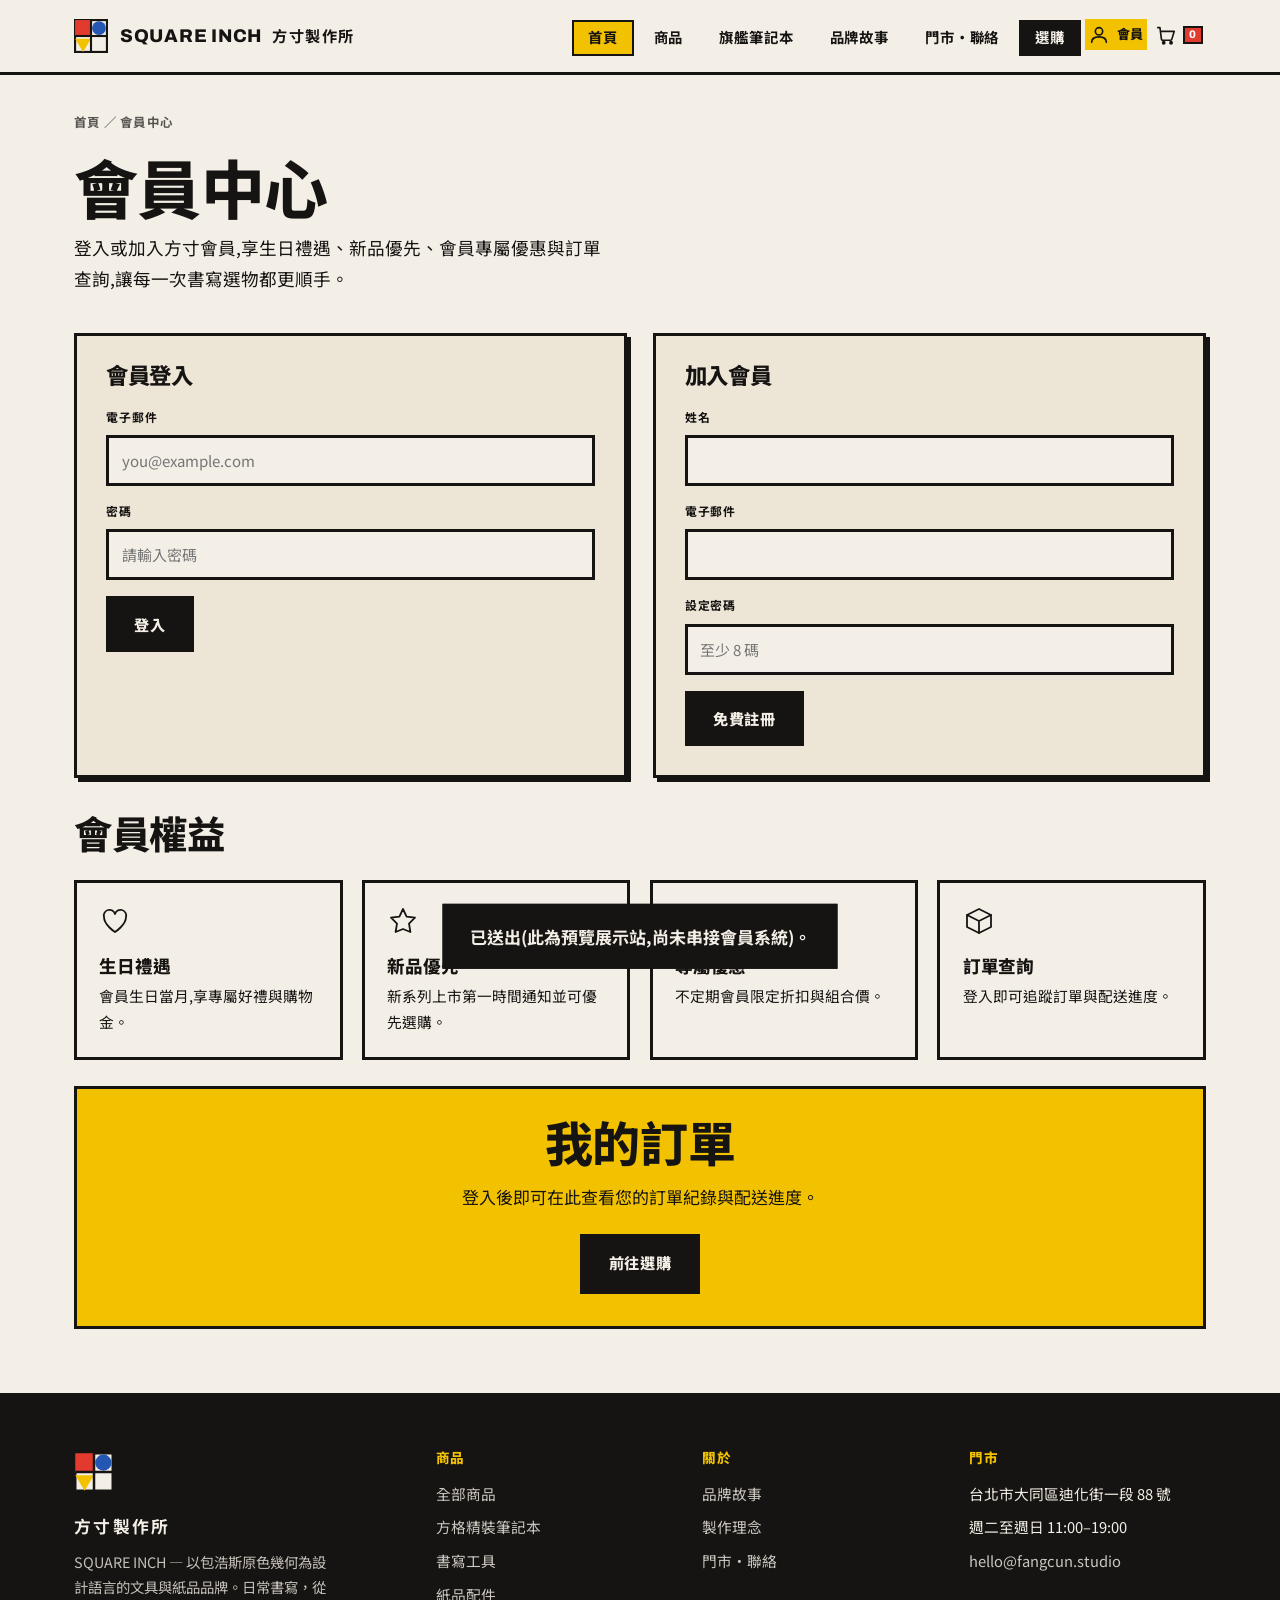
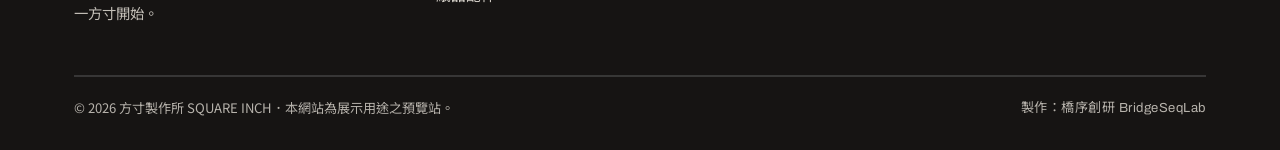
<file: member.html>
<!DOCTYPE html>
<html lang="zh-Hant">
<head>
<meta charset="UTF-8">
<meta name="viewport" content="width=device-width, initial-scale=1">
<title>會員中心｜登入・註冊與訂單查詢 — 方寸製作所 SQUARE INCH</title>
<meta name="description" content="方寸製作所會員中心:登入或加入會員,享生日禮遇、新品優先、會員專屬優惠與訂單查詢。管理您的個人資料與書寫選物紀錄。">
<meta name="keywords" content="文具品牌,精裝筆記本,方格筆記本,鋼筆,黃銅鉛筆,紙品,包浩斯設計,原色文具,台北文具,書寫工具">
<link rel="canonical" href="https://izzo24.github.io/fangcun-stationery/member.html">
<meta name="theme-color" content="#F4EFE6">
<meta property="og:type" content="website">
<meta property="og:site_name" content="方寸製作所 SQUARE INCH">
<meta property="og:locale" content="zh_TW">
<meta property="og:title" content="會員中心 — 方寸製作所 SQUARE INCH">
<meta property="og:description" content="登入或加入方寸會員,享生日禮遇、新品優先與訂單查詢。">
<meta property="og:url" content="https://izzo24.github.io/fangcun-stationery/member.html">
<meta property="og:image" content="https://izzo24.github.io/fangcun-stationery/images/hero.webp">
<meta name="twitter:card" content="summary_large_image">
<meta name="twitter:title" content="方寸製作所 SQUARE INCH｜包浩斯原色文具">
<meta name="twitter:description" content="以包浩斯原色幾何為設計語言的文具與紙品品牌。">
<meta name="twitter:image" content="https://izzo24.github.io/fangcun-stationery/images/hero.webp">
<link rel="icon" href="./favicon.svg" type="image/svg+xml">
<link rel="preconnect" href="https://fonts.googleapis.com">
<link rel="preconnect" href="https://fonts.gstatic.com" crossorigin>
<link href="https://fonts.googleapis.com/css2?family=Archivo:wght@500;700;800;900&family=Noto+Sans+TC:wght@400;500;700;900&display=swap" rel="stylesheet">
<link rel="stylesheet" href="./styles.css">
<link rel="stylesheet" href="./addon.css">
<script type="application/ld+json">
{"@context":"https://schema.org","@graph":[{"@type":"BreadcrumbList","itemListElement":[{"@type":"ListItem","position":1,"name":"首頁","item":"https://izzo24.github.io/fangcun-stationery/"},{"@type":"ListItem","position":2,"name":"會員中心","item":"https://izzo24.github.io/fangcun-stationery/member.html"}]},{"@type":"WebPage","name":"會員中心 — 方寸製作所","url":"https://izzo24.github.io/fangcun-stationery/member.html","inLanguage":"zh-Hant"}]}
</script>
</head>
<body>
<header class="site-head">
  <div class="wrap nav">
    <a class="brand" href="./index.html" aria-label="方寸製作所 首頁">
      <svg width="34" height="34" viewBox="0 0 64 64" aria-hidden="true"><rect x="2" y="2" width="60" height="60" fill="#F4EFE6" stroke="#161413" stroke-width="4"/><rect x="2" y="2" width="30" height="30" fill="#E23B2E"/><circle cx="47" cy="17" r="13" fill="#2456B3"/><path d="M17 62 L2 37 L32 37 Z" fill="#F2C200"/><line x1="32" y1="2" x2="32" y2="62" stroke="#161413" stroke-width="4"/><line x1="2" y1="32" x2="62" y2="32" stroke="#161413" stroke-width="4"/></svg>
      <span>SQUARE INCH<span class="zh">方寸製作所</span></span>
    </a>
    <button class="nav-toggle" aria-label="開啟選單" aria-expanded="false" aria-controls="navlinks"><span></span><span></span><span></span></button>
    <ul class="nav-links" id="navlinks">
      <li><a href="./index.html" aria-current="page">首頁</a></li>
      <li><a href="./shop.html">商品</a></li>
      <li><a href="./notebook.html">旗艦筆記本</a></li>
      <li><a href="./about.html">品牌故事</a></li>
      <li><a href="./contact.html">門市・聯絡</a></li>
      <li><a class="nav-cta" href="./shop.html">選購</a></li>
    <li><a class="acct-link" href="./member.html" aria-label="會員中心" aria-current="page"><svg viewBox="0 0 24 24" fill="none" stroke="currentColor" stroke-width="1.8" stroke-linecap="round" stroke-linejoin="round" aria-hidden="true"><circle cx="12" cy="8" r="4"/><path d="M4 20c0-4 3.6-6 8-6s8 2 8 6"/></svg><span>會員</span></a></li><li><button class="cart-toggle" type="button" aria-label="購物車" aria-haspopup="dialog"><svg viewBox="0 0 24 24" fill="none" stroke="currentColor" stroke-width="1.8" stroke-linecap="round" stroke-linejoin="round" aria-hidden="true"><path d="M3 4h2.4l1.6 12.4a1.5 1.5 0 0 0 1.5 1.3h8.4a1.5 1.5 0 0 0 1.5-1.2L21 8H6.4"/><circle cx="9.5" cy="20.5" r="1.2" fill="currentColor"/><circle cx="17.5" cy="20.5" r="1.2" fill="currentColor"/></svg><span class="cart-badge" aria-hidden="true">0</span></button></li></ul>
  </div>
</header>

<main>
<section class="mc-wrap">
  <nav class="mc-crumb" aria-label="麵包屑"><a href="./index.html">首頁</a> ／ 會員中心</nav>
  <h1 class="mc-title">會員中心</h1>
  <p class="mc-sub">登入或加入方寸會員,享生日禮遇、新品優先、會員專屬優惠與訂單查詢,讓每一次書寫選物都更順手。</p>
  <div class="mc-grid">
    <div class="mc-card">
      <h2>會員登入</h2>
      <form data-demo>
        <label>電子郵件<input type="email" required autocomplete="email" placeholder="you@example.com"></label>
        <label>密碼<input type="password" required autocomplete="current-password" placeholder="請輸入密碼"></label>
        <button class="mc-btn" type="submit">登入</button>
      </form>
    </div>
    <div class="mc-card">
      <h2>加入會員</h2>
      <form data-demo>
        <label>姓名<input type="text" required autocomplete="name"></label>
        <label>電子郵件<input type="email" required autocomplete="email"></label>
        <label>設定密碼<input type="password" required autocomplete="new-password" placeholder="至少 8 碼"></label>
        <button class="mc-btn" type="submit">免費註冊</button>
      </form>
    </div>
  </div>
  <h2 class="mc-h2">會員權益</h2>
  <div class="mc-benefits">
    <div class="mc-benefit"><svg viewBox="0 0 32 32" fill="none" stroke="currentColor" stroke-width="1.8" stroke-linecap="round" stroke-linejoin="round" aria-hidden="true"><path d="M16 27S5 20 5 12a5 5 0 0 1 11-3 5 5 0 0 1 11 3c0 8-11 15-11 15z"/></svg><h3>生日禮遇</h3><p>會員生日當月,享專屬好禮與購物金。</p></div>
    <div class="mc-benefit"><svg viewBox="0 0 32 32" fill="none" stroke="currentColor" stroke-width="1.8" stroke-linecap="round" stroke-linejoin="round" aria-hidden="true"><path d="M16 4l3.6 7.6 8.4 1-6 6 1.4 8.4L16 24l-7.4 3 1.4-8.4-6-6 8.4-1z"/></svg><h3>新品優先</h3><p>新系列上市第一時間通知並可優先選購。</p></div>
    <div class="mc-benefit"><svg viewBox="0 0 32 32" fill="none" stroke="currentColor" stroke-width="1.8" stroke-linecap="round" stroke-linejoin="round" aria-hidden="true"><path d="M4 4h11l13 13-11 11L4 15z"/><circle cx="10.5" cy="10.5" r="2"/></svg><h3>專屬優惠</h3><p>不定期會員限定折扣與組合價。</p></div>
    <div class="mc-benefit"><svg viewBox="0 0 32 32" fill="none" stroke="currentColor" stroke-width="1.8" stroke-linecap="round" stroke-linejoin="round" aria-hidden="true"><path d="M4 10l12-6 12 6v12l-12 6-12-6z"/><path d="M4 10l12 6 12-6M16 16v12"/></svg><h3>訂單查詢</h3><p>登入即可追蹤訂單與配送進度。</p></div>
  </div>
  <div class="mc-orders">
    <h2>我的訂單</h2><p>登入後即可在此查看您的訂單紀錄與配送進度。</p><a class="mc-btn" href="./shop.html">前往選購</a>
  </div>
</section>
</main>
<div class="addon-toast" role="status" aria-live="polite">已送出(此為預覽展示站,尚未串接會員系統)。</div>

<footer class="site-foot">
  <div class="wrap">
    <div class="foot-grid">
      <div class="foot-brand">
        <svg width="40" height="40" viewBox="0 0 64 64" aria-hidden="true"><rect x="2" y="2" width="60" height="60" fill="#F4EFE6" stroke="#161413" stroke-width="4"/><rect x="2" y="2" width="30" height="30" fill="#E23B2E"/><circle cx="47" cy="17" r="13" fill="#2456B3"/><path d="M17 62 L2 37 L32 37 Z" fill="#F2C200"/><line x1="32" y1="2" x2="32" y2="62" stroke="#161413" stroke-width="4"/><line x1="2" y1="32" x2="62" y2="32" stroke="#161413" stroke-width="4"/></svg>
        <div class="zh">方寸製作所</div>
        <p>SQUARE INCH — 以包浩斯原色幾何為設計語言的文具與紙品品牌。日常書寫，從一方寸開始。</p>
      </div>
      <div><h4>商品</h4><ul><li><a href="./shop.html">全部商品</a></li><li><a href="./notebook.html">方格精裝筆記本</a></li><li><a href="./shop.html">書寫工具</a></li><li><a href="./shop.html">紙品配件</a></li></ul></div>
      <div><h4>關於</h4><ul><li><a href="./about.html">品牌故事</a></li><li><a href="./about.html">製作理念</a></li><li><a href="./contact.html">門市・聯絡</a></li></ul></div>
      <div><h4>門市</h4><ul><li>台北市大同區迪化街一段 88 號</li><li>週二至週日 11:00–19:00</li><li><a href="./contact.html">hello@fangcun.studio</a></li></ul></div>
    </div>
    <div class="foot-bottom">
      <span>© <span id="year">2026</span> 方寸製作所 SQUARE INCH．本網站為展示用途之預覽站。</span>
      <span class="sig">製作：橋序創研 BridgeSeqLab</span>
    </div>
  </div>
</footer>
<div class="cart-overlay" id="cartOverlay"></div>
<aside class="cart-drawer" id="cartDrawer" role="dialog" aria-modal="true" aria-label="購物車" aria-hidden="true">
  <div class="cd-head"><h2>購物車</h2><button class="cd-close" id="cartClose" aria-label="關閉購物車"><svg viewBox="0 0 24 24" fill="none" stroke="currentColor" stroke-width="2" stroke-linecap="round" aria-hidden="true"><path d="M6 6l12 12M18 6L6 18"/></svg></button></div>
  <div class="cd-body"><p class="cd-empty">您的購物車目前是空的。<br>歡迎先逛逛全部商品。</p></div>
  <div class="cd-foot"><div class="cd-total"><span>小計</span><span>NT$ 0</span></div><a class="mc-btn" href="./shop.html">前往選購</a></div>
</aside>
<script src="./addon.js" defer></script>
<script src="./main.js" defer></script>
</body>
</html>
</file>
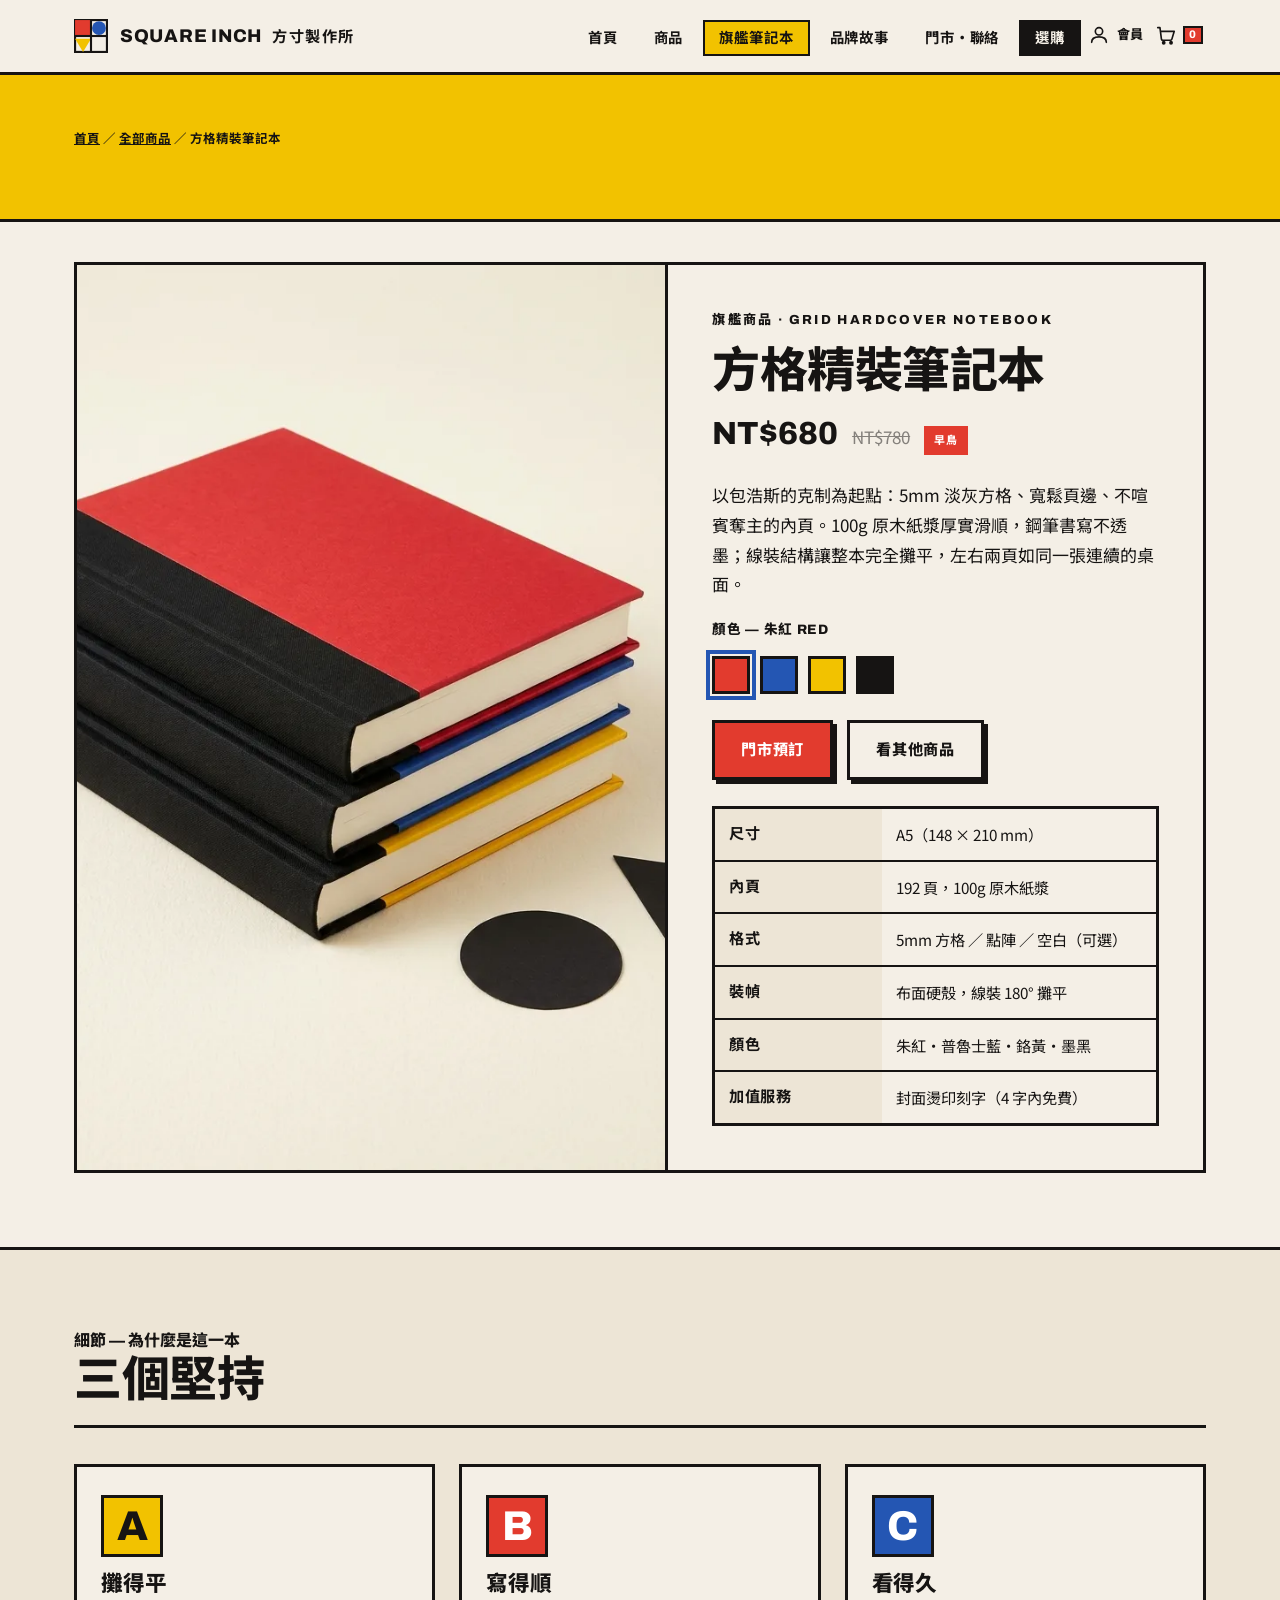
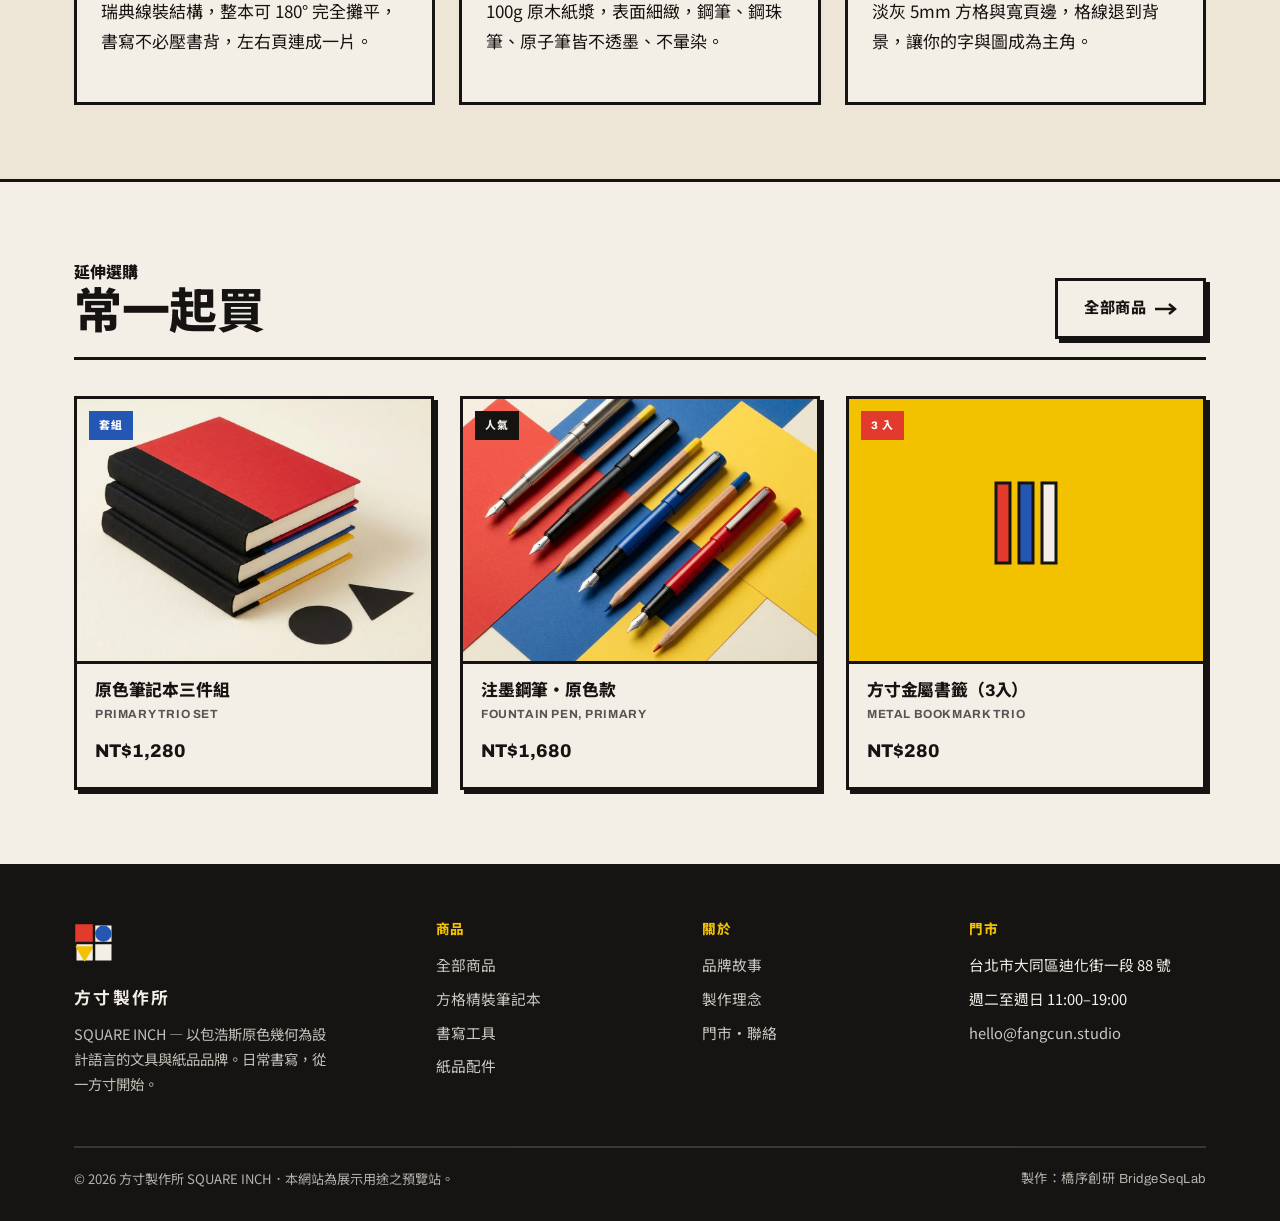
<file: notebook.html>
<!DOCTYPE html>
<html lang="zh-Hant">
<head>
<meta charset="UTF-8">
<meta name="viewport" content="width=device-width, initial-scale=1">
<title>方格精裝筆記本｜方寸製作所 SQUARE INCH 旗艦筆記本</title>
<meta name="description" content="方寸製作所旗艦商品「方格精裝筆記本」：100g 原木紙漿內頁、180° 攤平線裝、5mm 包浩斯方格，紅／藍／黃／黑四色可選，A5 尺寸 192 頁。NT$680，台灣裝幀製作。">
<meta name="keywords" content="方格筆記本,精裝筆記本,攤平筆記本,A5筆記本,點陣筆記本,線裝筆記本,包浩斯文具,方寸製作所">
<link rel="canonical" href="https://izzo24.github.io/fangcun-stationery/notebook.html">
<meta name="theme-color" content="#F4EFE6">
<meta property="og:type" content="product">
<meta property="og:site_name" content="方寸製作所 SQUARE INCH">
<meta property="og:locale" content="zh_TW">
<meta property="og:title" content="方格精裝筆記本｜方寸製作所 SQUARE INCH">
<meta property="og:description" content="100g 原木紙漿內頁、180° 攤平線裝、5mm 包浩斯方格，四色可選。NT$680。">
<meta property="og:url" content="https://izzo24.github.io/fangcun-stationery/notebook.html">
<meta property="og:image" content="https://izzo24.github.io/fangcun-stationery/images/notebooks.webp">
<meta property="product:price:amount" content="680">
<meta property="product:price:currency" content="TWD">
<meta name="twitter:card" content="summary_large_image">
<meta name="twitter:title" content="方格精裝筆記本｜方寸製作所 SQUARE INCH">
<meta name="twitter:description" content="100g 原木紙漿內頁、180° 攤平線裝、5mm 包浩斯方格，四色可選。">
<meta name="twitter:image" content="https://izzo24.github.io/fangcun-stationery/images/notebooks.webp">
<link rel="icon" href="./favicon.svg" type="image/svg+xml">
<link rel="preconnect" href="https://fonts.googleapis.com">
<link rel="preconnect" href="https://fonts.gstatic.com" crossorigin>
<link href="https://fonts.googleapis.com/css2?family=Archivo:wght@500;700;800;900&family=Noto+Sans+TC:wght@400;500;700;900&display=swap" rel="stylesheet">
<link rel="stylesheet" href="./styles.css">
<link rel="stylesheet" href="./addon.css">
<script type="application/ld+json">
{
  "@context":"https://schema.org",
  "@graph":[
    {"@type":"BreadcrumbList","itemListElement":[
      {"@type":"ListItem","position":1,"name":"首頁","item":"https://izzo24.github.io/fangcun-stationery/"},
      {"@type":"ListItem","position":2,"name":"全部商品","item":"https://izzo24.github.io/fangcun-stationery/shop.html"},
      {"@type":"ListItem","position":3,"name":"方格精裝筆記本","item":"https://izzo24.github.io/fangcun-stationery/notebook.html"}
    ]},
    {"@type":"Product","name":"方格精裝筆記本","sku":"FC-NB-A5-GRID","category":"筆記本",
      "image":["https://izzo24.github.io/fangcun-stationery/images/notebooks.webp"],
      "description":"100g 原木紙漿內頁、180° 攤平線裝、5mm 包浩斯方格的 A5 精裝筆記本，紅／藍／黃／黑四色可選，內頁 192 頁。",
      "brand":{"@type":"Brand","name":"方寸製作所 SQUARE INCH"},
      "material":"原木紙漿內頁・布面硬殼",
      "offers":{"@type":"Offer","priceCurrency":"TWD","price":"680","availability":"https://schema.org/InStock","url":"https://izzo24.github.io/fangcun-stationery/notebook.html","seller":{"@type":"Organization","name":"方寸製作所"}},
      "aggregateRating":{"@type":"AggregateRating","ratingValue":"4.8","reviewCount":"126"}
    }
  ]
}
</script>
</head>
<body>
<header class="site-head">
  <div class="wrap nav">
    <a class="brand" href="./index.html" aria-label="方寸製作所 首頁">
      <svg width="34" height="34" viewBox="0 0 64 64" aria-hidden="true"><rect x="2" y="2" width="60" height="60" fill="#F4EFE6" stroke="#161413" stroke-width="4"/><rect x="2" y="2" width="30" height="30" fill="#E23B2E"/><circle cx="47" cy="17" r="13" fill="#2456B3"/><path d="M17 62 L2 37 L32 37 Z" fill="#F2C200"/><line x1="32" y1="2" x2="32" y2="62" stroke="#161413" stroke-width="4"/><line x1="2" y1="32" x2="62" y2="32" stroke="#161413" stroke-width="4"/></svg>
      <span>SQUARE INCH<span class="zh">方寸製作所</span></span>
    </a>
    <button class="nav-toggle" aria-label="開啟選單" aria-expanded="false" aria-controls="navlinks"><span></span><span></span><span></span></button>
    <ul class="nav-links" id="navlinks">
      <li><a href="./index.html">首頁</a></li>
      <li><a href="./shop.html">商品</a></li>
      <li><a href="./notebook.html" aria-current="page">旗艦筆記本</a></li>
      <li><a href="./about.html">品牌故事</a></li>
      <li><a href="./contact.html">門市・聯絡</a></li>
      <li><a class="nav-cta" href="./shop.html">選購</a></li>
    <li><a class="acct-link" href="./member.html" aria-label="會員中心"><svg viewBox="0 0 24 24" fill="none" stroke="currentColor" stroke-width="1.8" stroke-linecap="round" stroke-linejoin="round" aria-hidden="true"><circle cx="12" cy="8" r="4"/><path d="M4 20c0-4 3.6-6 8-6s8 2 8 6"/></svg><span>會員</span></a></li><li><button class="cart-toggle" type="button" aria-label="購物車" aria-haspopup="dialog"><svg viewBox="0 0 24 24" fill="none" stroke="currentColor" stroke-width="1.8" stroke-linecap="round" stroke-linejoin="round" aria-hidden="true"><path d="M3 4h2.4l1.6 12.4a1.5 1.5 0 0 0 1.5 1.3h8.4a1.5 1.5 0 0 0 1.5-1.2L21 8H6.4"/><circle cx="9.5" cy="20.5" r="1.2" fill="currentColor"/><circle cx="17.5" cy="20.5" r="1.2" fill="currentColor"/></svg><span class="cart-badge" aria-hidden="true">0</span></button></li></ul>
  </div>
</header>

<main>
  <div class="banner yellow">
    <div class="wrap"><p class="crumb"><a href="./index.html">首頁</a> ／ <a href="./shop.html">全部商品</a> ／ 方格精裝筆記本</p></div>
  </div>

  <section style="padding-top:40px;">
    <div class="wrap">
      <div class="pd">
        <div class="gallery"><img src="./images/notebooks.webp" width="900" height="800" alt="方格精裝筆記本三本疊放，紅藍黃布面硬殼搭配黑色書背，旁置黑色圓形與三角紙件"></div>
        <div class="info">
          <p class="eyebrow">旗艦商品 · Grid Hardcover Notebook</p>
          <h1 style="font-size:clamp(2rem,4vw,3rem);margin:8px 0;">方格精裝筆記本</h1>
          <div class="price-row"><span class="big">NT$680</span><span style="text-decoration:line-through;opacity:.5;">NT$780</span><span class="tag red" style="position:static;">早鳥</span></div>
          <p class="cn">以包浩斯的克制為起點：5mm 淡灰方格、寬鬆頁邊、不喧賓奪主的內頁。100g 原木紙漿厚實滑順，鋼筆書寫不透墨；線裝結構讓整本完全攤平，左右兩頁如同一張連續的桌面。</p>

          <p style="font-family:var(--display);font-weight:800;text-transform:uppercase;letter-spacing:.05em;margin:18px 0 6px;font-size:.85rem;">顏色 — <span id="sw-label">朱紅 Red</span></p>
          <div class="swatches">
            <button class="sw" style="background:#E23B2E;outline:4px solid var(--blue);outline-offset:2px;" data-name="朱紅 Red" aria-label="朱紅"></button>
            <button class="sw" style="background:#2456B3;" data-name="普魯士藍 Blue" aria-label="普魯士藍"></button>
            <button class="sw" style="background:#F2C200;" data-name="鉻黃 Yellow" aria-label="鉻黃"></button>
            <button class="sw" style="background:#161413;" data-name="墨黑 Black" aria-label="墨黑"></button>
          </div>

          <div style="display:flex;gap:14px;flex-wrap:wrap;margin-top:6px;">
            <a class="btn btn-red" href="./contact.html">門市預訂</a>
            <a class="btn" href="./shop.html">看其他商品</a>
          </div>

          <table class="spec">
            <tr><th>尺寸</th><td>A5（148 × 210 mm）</td></tr>
            <tr><th>內頁</th><td>192 頁，100g 原木紙漿</td></tr>
            <tr><th>格式</th><td>5mm 方格 ／ 點陣 ／ 空白（可選）</td></tr>
            <tr><th>裝幀</th><td>布面硬殼，線裝 180° 攤平</td></tr>
            <tr><th>顏色</th><td>朱紅・普魯士藍・鉻黃・墨黑</td></tr>
            <tr><th>加值服務</th><td>封面燙印刻字（4 字內免費）</td></tr>
          </table>
        </div>
      </div>
    </div>
  </section>

  <section style="background:var(--paper-2);border-top:var(--bw) solid var(--ink);border-bottom:var(--bw) solid var(--ink);">
    <div class="wrap">
      <div class="section-head"><div><span class="num">細節 — 為什麼是這一本</span><h2>三個堅持</h2></div></div>
      <div class="steps">
        <div class="step"><span class="n">A</span><h3>攤得平</h3><p>瑞典線裝結構，整本可 180° 完全攤平，書寫不必壓書背，左右頁連成一片。</p></div>
        <div class="step"><span class="n">B</span><h3>寫得順</h3><p>100g 原木紙漿，表面細緻，鋼筆、鋼珠筆、原子筆皆不透墨、不暈染。</p></div>
        <div class="step"><span class="n">C</span><h3>看得久</h3><p>淡灰 5mm 方格與寬頁邊，格線退到背景，讓你的字與圖成為主角。</p></div>
      </div>
    </div>
  </section>

  <section>
    <div class="wrap">
      <div class="section-head"><div><span class="num">延伸選購</span><h2>常一起買</h2></div><a class="btn" href="./shop.html">全部商品<svg width="22" height="12" viewBox="0 0 22 12" aria-hidden="true" style="vertical-align:middle;margin-left:8px;"><line x1="0" y1="6" x2="19" y2="6" stroke="currentColor" stroke-width="2.5"/><path d="M14 1 L20 6 L14 11" fill="none" stroke="currentColor" stroke-width="2.5"/></svg></a></div>
      <div class="prod-grid">
        <a class="card" href="./shop.html"><div class="thumb"><span class="tag blue">套組</span><img src="./images/notebooks.webp" width="600" height="450" alt="原色筆記本三件組"></div><div class="body"><h3>原色筆記本三件組</h3><span class="en">Primary Trio Set</span><span class="price">NT$1,280</span></div></a>
        <a class="card" href="./shop.html"><div class="thumb"><span class="tag">人氣</span><img src="./images/pens.webp" width="600" height="450" alt="注墨鋼筆原色款"></div><div class="body"><h3>注墨鋼筆・原色款</h3><span class="en">Fountain Pen, Primary</span><span class="price">NT$1,680</span></div></a>
        <a class="card" href="./shop.html"><div class="thumb swatch" style="background:var(--yellow);"><span class="tag red">3 入</span><svg width="180" height="135" viewBox="0 0 180 135" aria-hidden="true"><g stroke="#161413" stroke-width="3"><rect x="60" y="20" width="14" height="80" fill="#E23B2E"/><rect x="83" y="20" width="14" height="80" fill="#2456B3"/><rect x="106" y="20" width="14" height="80" fill="#F4EFE6"/></g></svg></div><div class="body"><h3>方寸金屬書籤（3入）</h3><span class="en">Metal Bookmark Trio</span><span class="price">NT$280</span></div></a>
      </div>
    </div>
  </section>
</main>

<footer class="site-foot">
  <div class="wrap">
    <div class="foot-grid">
      <div class="foot-brand">
        <svg width="40" height="40" viewBox="0 0 64 64" aria-hidden="true"><rect x="2" y="2" width="60" height="60" fill="#F4EFE6" stroke="#161413" stroke-width="4"/><rect x="2" y="2" width="30" height="30" fill="#E23B2E"/><circle cx="47" cy="17" r="13" fill="#2456B3"/><path d="M17 62 L2 37 L32 37 Z" fill="#F2C200"/><line x1="32" y1="2" x2="32" y2="62" stroke="#161413" stroke-width="4"/><line x1="2" y1="32" x2="62" y2="32" stroke="#161413" stroke-width="4"/></svg>
        <div class="zh">方寸製作所</div>
        <p>SQUARE INCH — 以包浩斯原色幾何為設計語言的文具與紙品品牌。日常書寫，從一方寸開始。</p>
      </div>
      <div><h4>商品</h4><ul><li><a href="./shop.html">全部商品</a></li><li><a href="./notebook.html">方格精裝筆記本</a></li><li><a href="./shop.html">書寫工具</a></li><li><a href="./shop.html">紙品配件</a></li></ul></div>
      <div><h4>關於</h4><ul><li><a href="./about.html">品牌故事</a></li><li><a href="./about.html">製作理念</a></li><li><a href="./contact.html">門市・聯絡</a></li></ul></div>
      <div><h4>門市</h4><ul><li>台北市大同區迪化街一段 88 號</li><li>週二至週日 11:00–19:00</li><li><a href="./contact.html">hello@fangcun.studio</a></li></ul></div>
    </div>
    <div class="foot-bottom">
      <span>© <span id="year">2026</span> 方寸製作所 SQUARE INCH．本網站為展示用途之預覽站。</span>
      <span class="sig">製作：橋序創研 BridgeSeqLab</span>
    </div>
  </div>
</footer>
<div class="cart-overlay" id="cartOverlay"></div>
<aside class="cart-drawer" id="cartDrawer" role="dialog" aria-modal="true" aria-label="購物車" aria-hidden="true">
  <div class="cd-head"><h2>購物車</h2><button class="cd-close" id="cartClose" aria-label="關閉購物車"><svg viewBox="0 0 24 24" fill="none" stroke="currentColor" stroke-width="2" stroke-linecap="round" aria-hidden="true"><path d="M6 6l12 12M18 6L6 18"/></svg></button></div>
  <div class="cd-body"><p class="cd-empty">您的購物車目前是空的。<br>歡迎先逛逛全部商品。</p></div>
  <div class="cd-foot"><div class="cd-total"><span>小計</span><span>NT$ 0</span></div><a class="mc-btn" href="./shop.html">前往選購</a></div>
</aside>
<script src="./addon.js" defer></script>
<script src="./main.js" defer></script>
</body>
</html>
</file>
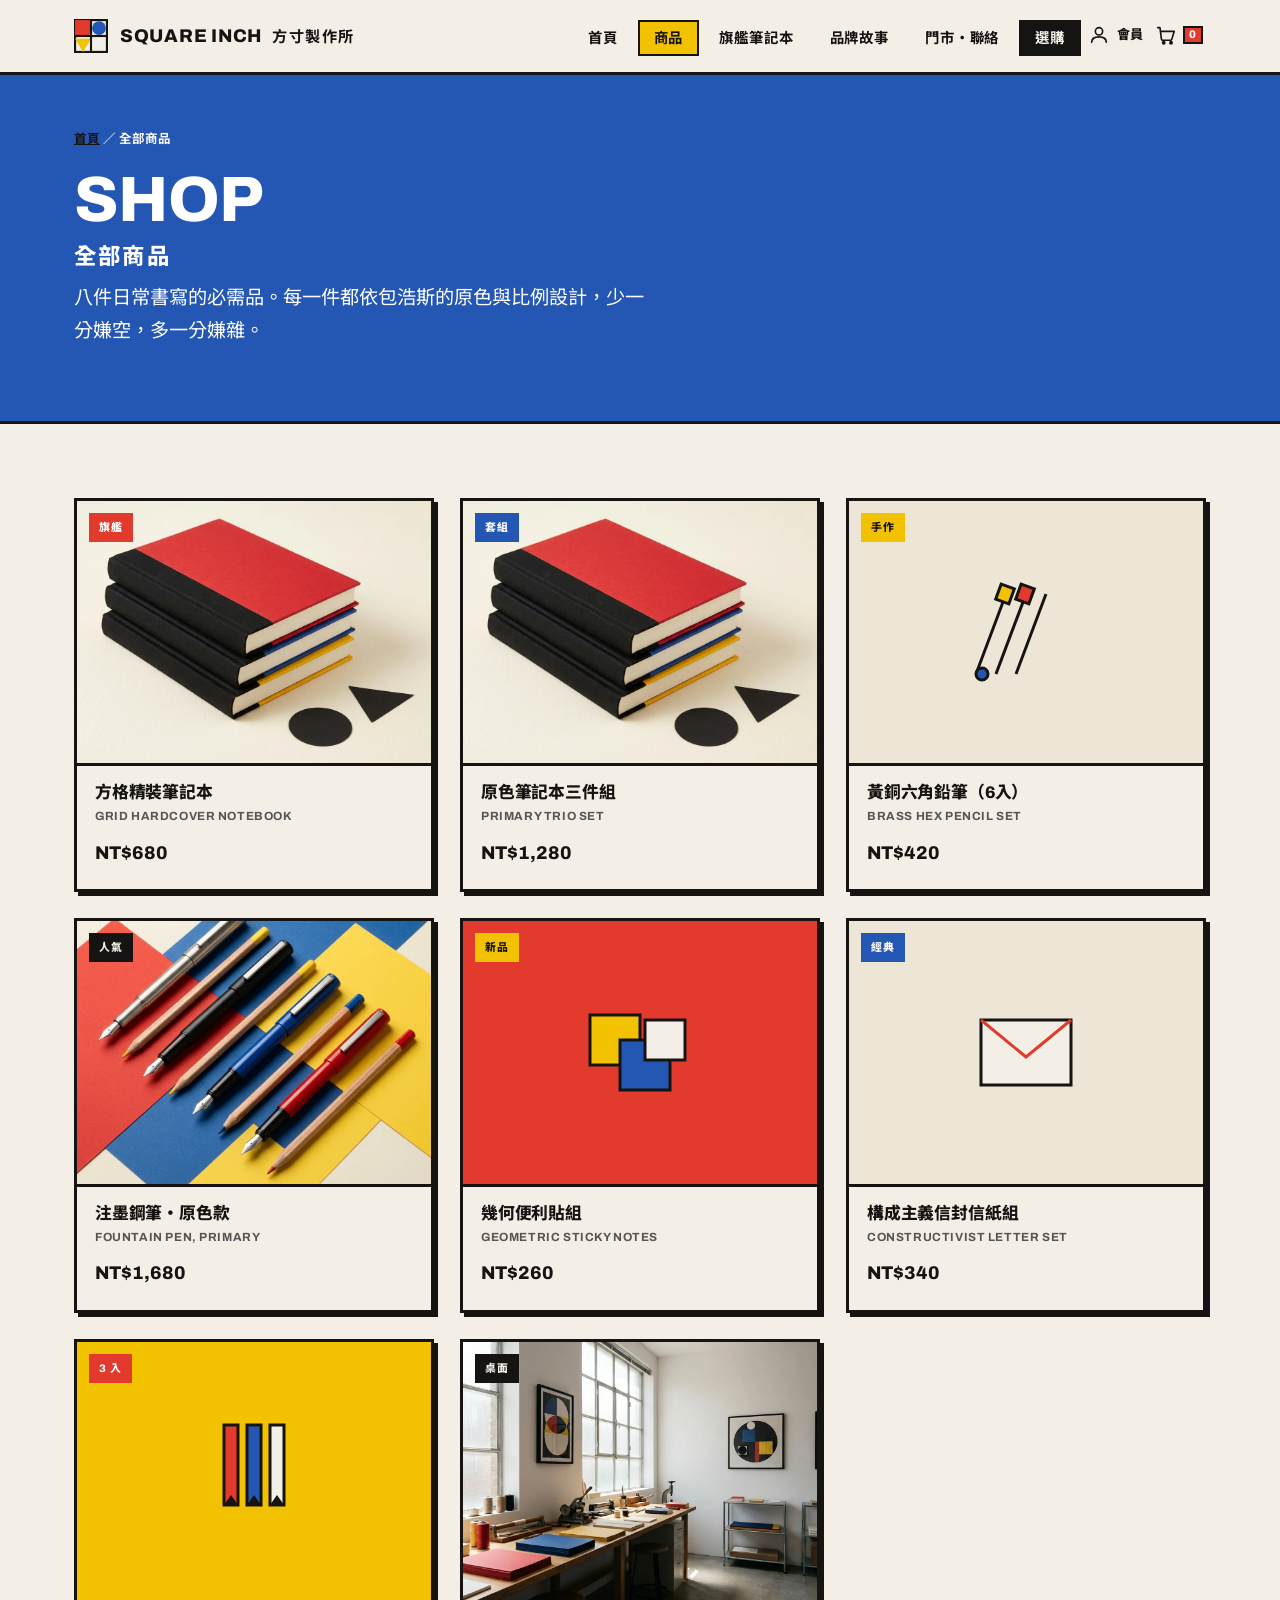
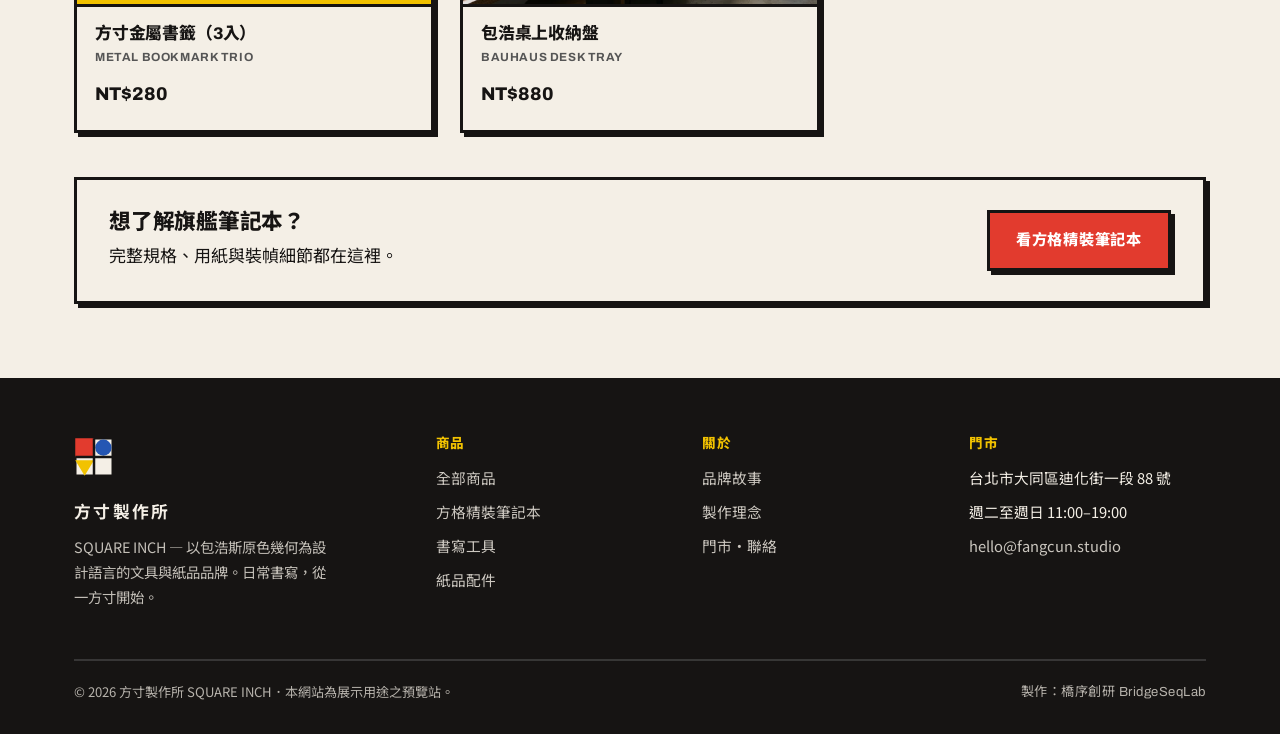
<file: shop.html>
<!DOCTYPE html>
<html lang="zh-Hant">
<head>
<meta charset="UTF-8">
<meta name="viewport" content="width=device-width, initial-scale=1">
<title>全部商品｜方寸製作所 SQUARE INCH 文具與紙品選物</title>
<meta name="description" content="瀏覽方寸製作所全系列文具：方格精裝筆記本、原色筆記本三件組、注墨鋼筆、黃銅六角鉛筆、幾何便利貼、信封信紙、金屬書籤與桌上收納盤。包浩斯原色幾何設計，台灣製造。">
<meta name="keywords" content="文具選購,筆記本,鋼筆,黃銅鉛筆,便利貼,信封信紙,書籤,桌上收納,包浩斯文具,原色紙品">
<link rel="canonical" href="https://izzo24.github.io/fangcun-stationery/shop.html">
<meta name="theme-color" content="#F4EFE6">
<meta property="og:type" content="website">
<meta property="og:site_name" content="方寸製作所 SQUARE INCH">
<meta property="og:locale" content="zh_TW">
<meta property="og:title" content="全部商品｜方寸製作所 SQUARE INCH">
<meta property="og:description" content="方格精裝筆記本、注墨鋼筆、黃銅鉛筆、紙品與桌上配件，包浩斯原色幾何設計。">
<meta property="og:url" content="https://izzo24.github.io/fangcun-stationery/shop.html">
<meta property="og:image" content="https://izzo24.github.io/fangcun-stationery/images/pens.webp">
<meta name="twitter:card" content="summary_large_image">
<meta name="twitter:title" content="全部商品｜方寸製作所 SQUARE INCH">
<meta name="twitter:description" content="方格精裝筆記本、注墨鋼筆、黃銅鉛筆、紙品與桌上配件。">
<meta name="twitter:image" content="https://izzo24.github.io/fangcun-stationery/images/pens.webp">
<link rel="icon" href="./favicon.svg" type="image/svg+xml">
<link rel="preconnect" href="https://fonts.googleapis.com">
<link rel="preconnect" href="https://fonts.gstatic.com" crossorigin>
<link href="https://fonts.googleapis.com/css2?family=Archivo:wght@500;700;800;900&family=Noto+Sans+TC:wght@400;500;700;900&display=swap" rel="stylesheet">
<link rel="stylesheet" href="./styles.css">
<link rel="stylesheet" href="./addon.css">
<script type="application/ld+json">
{
  "@context":"https://schema.org",
  "@graph":[
    {"@type":"BreadcrumbList","itemListElement":[
      {"@type":"ListItem","position":1,"name":"首頁","item":"https://izzo24.github.io/fangcun-stationery/"},
      {"@type":"ListItem","position":2,"name":"全部商品","item":"https://izzo24.github.io/fangcun-stationery/shop.html"}
    ]},
    {"@type":"CollectionPage","name":"全部商品 — 方寸製作所","url":"https://izzo24.github.io/fangcun-stationery/shop.html","inLanguage":"zh-Hant",
     "mainEntity":{"@type":"ItemList","name":"方寸製作所商品列表","itemListOrder":"https://schema.org/ItemListUnordered","numberOfItems":8,"itemListElement":[
        {"@type":"ListItem","position":1,"item":{"@type":"Product","name":"方格精裝筆記本","category":"筆記本","url":"https://izzo24.github.io/fangcun-stationery/notebook.html","image":"https://izzo24.github.io/fangcun-stationery/images/notebooks.webp","brand":{"@type":"Brand","name":"方寸製作所"},"offers":{"@type":"Offer","price":"680","priceCurrency":"TWD","availability":"https://schema.org/InStock"}}},
        {"@type":"ListItem","position":2,"item":{"@type":"Product","name":"原色筆記本三件組","category":"筆記本","image":"https://izzo24.github.io/fangcun-stationery/images/notebooks.webp","brand":{"@type":"Brand","name":"方寸製作所"},"offers":{"@type":"Offer","price":"1280","priceCurrency":"TWD","availability":"https://schema.org/InStock"}}},
        {"@type":"ListItem","position":3,"item":{"@type":"Product","name":"黃銅六角鉛筆（6入）","category":"書寫工具","image":"https://izzo24.github.io/fangcun-stationery/images/pens.webp","brand":{"@type":"Brand","name":"方寸製作所"},"offers":{"@type":"Offer","price":"420","priceCurrency":"TWD","availability":"https://schema.org/InStock"}}},
        {"@type":"ListItem","position":4,"item":{"@type":"Product","name":"注墨鋼筆・原色款","category":"書寫工具","image":"https://izzo24.github.io/fangcun-stationery/images/pens.webp","brand":{"@type":"Brand","name":"方寸製作所"},"offers":{"@type":"Offer","price":"1680","priceCurrency":"TWD","availability":"https://schema.org/InStock"}}},
        {"@type":"ListItem","position":5,"item":{"@type":"Product","name":"幾何便利貼組","category":"紙品","brand":{"@type":"Brand","name":"方寸製作所"},"offers":{"@type":"Offer","price":"260","priceCurrency":"TWD","availability":"https://schema.org/InStock"}}},
        {"@type":"ListItem","position":6,"item":{"@type":"Product","name":"構成主義信封信紙組","category":"紙品","brand":{"@type":"Brand","name":"方寸製作所"},"offers":{"@type":"Offer","price":"340","priceCurrency":"TWD","availability":"https://schema.org/InStock"}}},
        {"@type":"ListItem","position":7,"item":{"@type":"Product","name":"方寸金屬書籤（3入）","category":"紙品","brand":{"@type":"Brand","name":"方寸製作所"},"offers":{"@type":"Offer","price":"280","priceCurrency":"TWD","availability":"https://schema.org/InStock"}}},
        {"@type":"ListItem","position":8,"item":{"@type":"Product","name":"包浩桌上收納盤","category":"桌上配件","brand":{"@type":"Brand","name":"方寸製作所"},"offers":{"@type":"Offer","price":"880","priceCurrency":"TWD","availability":"https://schema.org/InStock"}}}
     ]}}
  ]
}
</script>
</head>
<body>
<header class="site-head">
  <div class="wrap nav">
    <a class="brand" href="./index.html" aria-label="方寸製作所 首頁">
      <svg width="34" height="34" viewBox="0 0 64 64" aria-hidden="true"><rect x="2" y="2" width="60" height="60" fill="#F4EFE6" stroke="#161413" stroke-width="4"/><rect x="2" y="2" width="30" height="30" fill="#E23B2E"/><circle cx="47" cy="17" r="13" fill="#2456B3"/><path d="M17 62 L2 37 L32 37 Z" fill="#F2C200"/><line x1="32" y1="2" x2="32" y2="62" stroke="#161413" stroke-width="4"/><line x1="2" y1="32" x2="62" y2="32" stroke="#161413" stroke-width="4"/></svg>
      <span>SQUARE INCH<span class="zh">方寸製作所</span></span>
    </a>
    <button class="nav-toggle" aria-label="開啟選單" aria-expanded="false" aria-controls="navlinks"><span></span><span></span><span></span></button>
    <ul class="nav-links" id="navlinks">
      <li><a href="./index.html">首頁</a></li>
      <li><a href="./shop.html" aria-current="page">商品</a></li>
      <li><a href="./notebook.html">旗艦筆記本</a></li>
      <li><a href="./about.html">品牌故事</a></li>
      <li><a href="./contact.html">門市・聯絡</a></li>
      <li><a class="nav-cta" href="./shop.html">選購</a></li>
    <li><a class="acct-link" href="./member.html" aria-label="會員中心"><svg viewBox="0 0 24 24" fill="none" stroke="currentColor" stroke-width="1.8" stroke-linecap="round" stroke-linejoin="round" aria-hidden="true"><circle cx="12" cy="8" r="4"/><path d="M4 20c0-4 3.6-6 8-6s8 2 8 6"/></svg><span>會員</span></a></li><li><button class="cart-toggle" type="button" aria-label="購物車" aria-haspopup="dialog"><svg viewBox="0 0 24 24" fill="none" stroke="currentColor" stroke-width="1.8" stroke-linecap="round" stroke-linejoin="round" aria-hidden="true"><path d="M3 4h2.4l1.6 12.4a1.5 1.5 0 0 0 1.5 1.3h8.4a1.5 1.5 0 0 0 1.5-1.2L21 8H6.4"/><circle cx="9.5" cy="20.5" r="1.2" fill="currentColor"/><circle cx="17.5" cy="20.5" r="1.2" fill="currentColor"/></svg><span class="cart-badge" aria-hidden="true">0</span></button></li></ul>
  </div>
</header>

<main>
  <div class="banner blue">
    <div class="wrap">
      <p class="crumb"><a href="./index.html">首頁</a> ／ 全部商品</p>
      <h1>SHOP<span class="zh" style="display:block;font-size:1.4rem;margin-top:8px;">全部商品</span></h1>
      <p class="lead" style="max-width:52ch;margin-top:14px;color:#fff;">八件日常書寫的必需品。每一件都依包浩斯的原色與比例設計，少一分嫌空，多一分嫌雜。</p>
    </div>
  </div>

  <section>
    <div class="wrap">
      <div class="prod-grid">

        <a class="card" href="./notebook.html">
          <div class="thumb"><span class="tag red">旗艦</span><img src="./images/notebooks.webp" width="600" height="450" alt="原色精裝方格筆記本三本疊放，紅藍黃書衣與黑色書背"></div>
          <div class="body"><h3>方格精裝筆記本</h3><span class="en">Grid Hardcover Notebook</span><span class="price">NT$680</span></div>
        </a>

        <a class="card" href="./notebook.html">
          <div class="thumb"><span class="tag blue">套組</span><img src="./images/notebooks.webp" width="600" height="450" alt="包浩原色筆記本三件組"></div>
          <div class="body"><h3>原色筆記本三件組</h3><span class="en">Primary Trio Set</span><span class="price">NT$1,280</span></div>
        </a>

        <a class="card" href="./shop.html">
          <div class="thumb swatch" style="background:var(--paper-2);"><span class="tag yellow">手作</span>
            <svg width="180" height="135" viewBox="0 0 180 135" aria-hidden="true"><g stroke="#161413" stroke-width="3"><line x1="40" y1="110" x2="70" y2="30"/><line x1="60" y1="110" x2="90" y2="30"/><line x1="80" y1="110" x2="110" y2="30"/></g><rect x="62" y="22" width="14" height="16" fill="#F2C200" stroke="#161413" stroke-width="3" transform="rotate(20 69 30)"/><rect x="82" y="22" width="14" height="16" fill="#E23B2E" stroke="#161413" stroke-width="3" transform="rotate(20 89 30)"/><circle cx="46" cy="110" r="6" fill="#2456B3" stroke="#161413" stroke-width="3"/></svg>
          </div>
          <div class="body"><h3>黃銅六角鉛筆（6入）</h3><span class="en">Brass Hex Pencil Set</span><span class="price">NT$420</span></div>
        </a>

        <a class="card" href="./shop.html">
          <div class="thumb"><span class="tag">人氣</span><img src="./images/pens.webp" width="600" height="450" alt="注墨鋼筆與鉛筆斜向排列於原色幾何紙件之上"></div>
          <div class="body"><h3>注墨鋼筆・原色款</h3><span class="en">Fountain Pen, Primary</span><span class="price">NT$1,680</span></div>
        </a>

        <a class="card" href="./shop.html">
          <div class="thumb swatch" style="background:var(--red);"><span class="tag yellow">新品</span>
            <svg width="180" height="135" viewBox="0 0 180 135" aria-hidden="true"><rect x="40" y="30" width="50" height="50" fill="#F2C200" stroke="#161413" stroke-width="3"/><rect x="70" y="55" width="50" height="50" fill="#2456B3" stroke="#161413" stroke-width="3"/><rect x="95" y="35" width="40" height="40" fill="#F4EFE6" stroke="#161413" stroke-width="3"/></svg>
          </div>
          <div class="body"><h3>幾何便利貼組</h3><span class="en">Geometric Sticky Notes</span><span class="price">NT$260</span></div>
        </a>

        <a class="card" href="./shop.html">
          <div class="thumb swatch" style="background:var(--paper-2);"><span class="tag blue">經典</span>
            <svg width="180" height="135" viewBox="0 0 180 135" aria-hidden="true"><rect x="45" y="35" width="90" height="65" fill="#F4EFE6" stroke="#161413" stroke-width="3"/><path d="M45 35 L90 72 L135 35" fill="none" stroke="#E23B2E" stroke-width="3"/><circle cx="90" cy="35" r="0"/></svg>
          </div>
          <div class="body"><h3>構成主義信封信紙組</h3><span class="en">Constructivist Letter Set</span><span class="price">NT$340</span></div>
        </a>

        <a class="card" href="./shop.html">
          <div class="thumb swatch" style="background:var(--yellow);"><span class="tag red">3 入</span>
            <svg width="180" height="135" viewBox="0 0 180 135" aria-hidden="true"><g stroke="#161413" stroke-width="3"><rect x="60" y="20" width="14" height="80" fill="#E23B2E"/><rect x="83" y="20" width="14" height="80" fill="#2456B3"/><rect x="106" y="20" width="14" height="80" fill="#F4EFE6"/></g><path d="M60 100 L67 90 L74 100 Z M83 100 L90 90 L97 100 Z M106 100 L113 90 L120 100 Z" fill="#161413"/></svg>
          </div>
          <div class="body"><h3>方寸金屬書籤（3入）</h3><span class="en">Metal Bookmark Trio</span><span class="price">NT$280</span></div>
        </a>

        <a class="card" href="./shop.html">
          <div class="thumb"><span class="tag">桌面</span><img src="./images/workshop.webp" width="600" height="450" alt="包浩斯風格桌上收納盤與紙品工作場景"></div>
          <div class="body"><h3>包浩桌上收納盤</h3><span class="en">Bauhaus Desk Tray</span><span class="price">NT$880</span></div>
        </a>

      </div>

      <div style="border:var(--bw) solid var(--ink);box-shadow:var(--shadow-sm);margin-top:44px;padding:30px 32px;display:flex;align-items:center;justify-content:space-between;gap:20px;flex-wrap:wrap;background:var(--paper);">
        <div><h3 style="text-transform:uppercase;">想了解旗艦筆記本？</h3><p style="margin:6px 0 0;">完整規格、用紙與裝幀細節都在這裡。</p></div>
        <a class="btn btn-red" href="./notebook.html">看方格精裝筆記本</a>
      </div>
    </div>
  </section>
</main>

<footer class="site-foot">
  <div class="wrap">
    <div class="foot-grid">
      <div class="foot-brand">
        <svg width="40" height="40" viewBox="0 0 64 64" aria-hidden="true"><rect x="2" y="2" width="60" height="60" fill="#F4EFE6" stroke="#161413" stroke-width="4"/><rect x="2" y="2" width="30" height="30" fill="#E23B2E"/><circle cx="47" cy="17" r="13" fill="#2456B3"/><path d="M17 62 L2 37 L32 37 Z" fill="#F2C200"/><line x1="32" y1="2" x2="32" y2="62" stroke="#161413" stroke-width="4"/><line x1="2" y1="32" x2="62" y2="32" stroke="#161413" stroke-width="4"/></svg>
        <div class="zh">方寸製作所</div>
        <p>SQUARE INCH — 以包浩斯原色幾何為設計語言的文具與紙品品牌。日常書寫，從一方寸開始。</p>
      </div>
      <div><h4>商品</h4><ul><li><a href="./shop.html">全部商品</a></li><li><a href="./notebook.html">方格精裝筆記本</a></li><li><a href="./shop.html">書寫工具</a></li><li><a href="./shop.html">紙品配件</a></li></ul></div>
      <div><h4>關於</h4><ul><li><a href="./about.html">品牌故事</a></li><li><a href="./about.html">製作理念</a></li><li><a href="./contact.html">門市・聯絡</a></li></ul></div>
      <div><h4>門市</h4><ul><li>台北市大同區迪化街一段 88 號</li><li>週二至週日 11:00–19:00</li><li><a href="./contact.html">hello@fangcun.studio</a></li></ul></div>
    </div>
    <div class="foot-bottom">
      <span>© <span id="year">2026</span> 方寸製作所 SQUARE INCH．本網站為展示用途之預覽站。</span>
      <span class="sig">製作：橋序創研 BridgeSeqLab</span>
    </div>
  </div>
</footer>
<div class="cart-overlay" id="cartOverlay"></div>
<aside class="cart-drawer" id="cartDrawer" role="dialog" aria-modal="true" aria-label="購物車" aria-hidden="true">
  <div class="cd-head"><h2>購物車</h2><button class="cd-close" id="cartClose" aria-label="關閉購物車"><svg viewBox="0 0 24 24" fill="none" stroke="currentColor" stroke-width="2" stroke-linecap="round" aria-hidden="true"><path d="M6 6l12 12M18 6L6 18"/></svg></button></div>
  <div class="cd-body"><p class="cd-empty">您的購物車目前是空的。<br>歡迎先逛逛全部商品。</p></div>
  <div class="cd-foot"><div class="cd-total"><span>小計</span><span>NT$ 0</span></div><a class="mc-btn" href="./shop.html">前往選購</a></div>
</aside>
<script src="./addon.js" defer></script>
<script src="./main.js" defer></script>
</body>
</html>
</file>
<file: styles.css>
/* 方寸製作所 SQUARE INCH — Bauhaus primary geometric stationery
   Pure static. Color via CSS variables. RWD. Zero emoji. */

:root{
  --paper:#F4EFE6;
  --paper-2:#EDE5D6;
  --ink:#161413;
  --red:#E23B2E;
  --blue:#2456B3;
  --yellow:#F2C200;
  --line:#161413;
  --bw:3px;            /* base border weight */
  --shadow:6px 6px 0 var(--ink);
  --shadow-sm:4px 4px 0 var(--ink);
  --maxw:1180px;
  --sans:"Archivo","Noto Sans TC",system-ui,sans-serif;
  --display:"Archivo","Noto Sans TC",system-ui,sans-serif;
  --tc:"Noto Sans TC",system-ui,sans-serif;
}

*{box-sizing:border-box;}
html{scroll-behavior:smooth;}
body{
  margin:0;background:var(--paper);color:var(--ink);
  font-family:var(--tc);font-size:17px;line-height:1.75;
  -webkit-font-smoothing:antialiased;
}
img{max-width:100%;display:block;}
a{color:var(--ink);text-decoration:none;}
.wrap{max-width:var(--maxw);margin:0 auto;padding:0 24px;}
.sr-only{position:absolute;width:1px;height:1px;padding:0;margin:-1px;overflow:hidden;clip:rect(0,0,0,0);border:0;}

/* ---------- Type ---------- */
h1,h2,h3,h4{font-family:var(--display);line-height:1.08;letter-spacing:-.01em;margin:0;font-weight:800;}
h1{font-size:clamp(2.6rem,7vw,5.2rem);text-transform:uppercase;}
h2{font-size:clamp(1.8rem,4vw,3rem);text-transform:uppercase;}
h3{font-size:1.35rem;}
p{margin:0 0 1.1em;}
.lead{font-size:1.2rem;line-height:1.7;}
.eyebrow{font-family:var(--display);font-weight:800;text-transform:uppercase;letter-spacing:.18em;font-size:.82rem;}
.cn{font-family:var(--tc);}

/* ---------- Header / Nav ---------- */
.site-head{position:sticky;top:0;z-index:40;background:var(--paper);border-bottom:var(--bw) solid var(--ink);}
.nav{display:flex;align-items:center;justify-content:space-between;height:72px;}
.brand{display:flex;align-items:center;gap:12px;font-family:var(--display);font-weight:800;text-transform:uppercase;letter-spacing:.04em;font-size:1.15rem;}
.brand svg{display:block;}
.brand .zh{font-family:var(--tc);font-weight:700;letter-spacing:.1em;font-size:.95rem;margin-left:10px;}
.nav-links{display:flex;align-items:center;gap:4px;list-style:none;margin:0;padding:0;}
.nav-links a{font-family:var(--display);font-weight:700;text-transform:uppercase;letter-spacing:.06em;font-size:.9rem;padding:8px 14px;border:2px solid transparent;}
.nav-links a:hover,.nav-links a[aria-current="page"]{border-color:var(--ink);background:var(--yellow);}
.nav-cta{background:var(--ink);color:var(--paper)!important;border-color:var(--ink)!important;}
.nav-cta:hover{background:var(--red)!important;color:#fff!important;}
.nav-toggle{display:none;border:var(--bw) solid var(--ink);background:var(--yellow);width:46px;height:42px;cursor:pointer;padding:0;}
.nav-toggle span{display:block;width:22px;height:3px;background:var(--ink);margin:4px auto;}

/* ---------- Buttons ---------- */
.btn{display:inline-block;font-family:var(--display);font-weight:800;text-transform:uppercase;letter-spacing:.05em;
  padding:14px 26px;border:var(--bw) solid var(--ink);background:var(--paper);box-shadow:var(--shadow-sm);
  cursor:pointer;transition:transform .08s ease,box-shadow .08s ease;font-size:.95rem;}
.btn:hover{transform:translate(-2px,-2px);box-shadow:7px 7px 0 var(--ink);}
.btn:active{transform:translate(2px,2px);box-shadow:1px 1px 0 var(--ink);}
.btn-red{background:var(--red);color:#fff;}
.btn-blue{background:var(--blue);color:#fff;}
.btn-yellow{background:var(--yellow);}
.btn-ink{background:var(--ink);color:var(--paper);}

/* ---------- Sections ---------- */
section{padding:74px 0;}
.section-head{display:flex;align-items:flex-end;justify-content:space-between;gap:24px;margin-bottom:36px;border-bottom:var(--bw) solid var(--ink);padding-bottom:18px;flex-wrap:wrap;}
.section-head .num{font-family:var(--display);font-weight:800;font-size:1rem;}

/* ---------- Hero ---------- */
.hero{padding:0;border-bottom:var(--bw) solid var(--ink);}
.hero-grid{display:grid;grid-template-columns:1.05fr .95fr;min-height:78vh;}
.hero-copy{padding:64px 56px;display:flex;flex-direction:column;justify-content:center;border-right:var(--bw) solid var(--ink);position:relative;overflow:hidden;}
.hero-copy .eyebrow{margin-bottom:18px;}
.hero-copy h1{margin-bottom:8px;}
.hero-copy .zh-h1{font-family:var(--tc);font-weight:900;font-size:clamp(1.5rem,3vw,2.2rem);letter-spacing:.12em;margin-bottom:22px;}
.hero-copy p{max-width:46ch;margin-bottom:28px;}
.hero-actions{display:flex;gap:14px;flex-wrap:wrap;}
.hero-media{position:relative;background:var(--paper-2);}
.hero-media img{width:100%;height:100%;object-fit:cover;}
.hero-badge{position:absolute;top:22px;right:22px;background:var(--blue);color:#fff;border:var(--bw) solid var(--ink);
  width:118px;height:118px;border-radius:50%;display:flex;flex-direction:column;align-items:center;justify-content:center;
  font-family:var(--display);font-weight:800;text-transform:uppercase;text-align:center;line-height:1.1;transform:rotate(-8deg);box-shadow:var(--shadow-sm);}
.hero-badge span:first-child{font-size:1.6rem;}
.hero-badge span:last-child{font-size:.62rem;letter-spacing:.08em;}

/* decorative shapes */
.shape{position:absolute;pointer-events:none;}

/* ---------- Marquee strip ---------- */
.strip{background:var(--ink);color:var(--paper);border-bottom:var(--bw) solid var(--ink);overflow:hidden;}
.strip-inner{display:flex;gap:38px;white-space:nowrap;padding:13px 0;font-family:var(--display);font-weight:800;text-transform:uppercase;letter-spacing:.12em;font-size:.9rem;animation:slide 26s linear infinite;}
.strip-inner span{display:inline-flex;align-items:center;gap:38px;}
.dot{width:9px;height:9px;background:var(--yellow);border-radius:50%;display:inline-block;}
@keyframes slide{from{transform:translateX(0)}to{transform:translateX(-50%)}}
@media (prefers-reduced-motion:reduce){.strip-inner{animation:none;}}

/* ---------- Category tiles ---------- */
.cat-grid{display:grid;grid-template-columns:repeat(4,1fr);gap:0;border:var(--bw) solid var(--ink);}
.cat{padding:30px 24px;border-right:var(--bw) solid var(--ink);min-height:200px;display:flex;flex-direction:column;justify-content:space-between;}
.cat:last-child{border-right:0;}
.cat:nth-child(1){background:var(--red);color:#fff;}
.cat:nth-child(2){background:var(--blue);color:#fff;}
.cat:nth-child(3){background:var(--yellow);}
.cat:nth-child(4){background:var(--paper);}
.cat .ico{margin-bottom:14px;}
.cat h3{font-size:1.2rem;text-transform:uppercase;}
.cat .zh{font-family:var(--tc);font-weight:700;display:block;margin-top:2px;}
.cat p{font-size:.92rem;opacity:.92;margin:8px 0 0;}

/* ---------- Product grid ---------- */
.prod-grid{display:grid;grid-template-columns:repeat(3,1fr);gap:26px;}
.card{border:var(--bw) solid var(--ink);background:var(--paper);box-shadow:var(--shadow-sm);display:flex;flex-direction:column;transition:transform .1s ease,box-shadow .1s ease;}
.card:hover{transform:translate(-3px,-3px);box-shadow:9px 9px 0 var(--ink);}
.card .thumb{aspect-ratio:4/3;border-bottom:var(--bw) solid var(--ink);position:relative;overflow:hidden;}
.card .thumb img{width:100%;height:100%;object-fit:cover;}
.card .thumb.swatch{display:flex;align-items:center;justify-content:center;}
.tag{position:absolute;top:12px;left:12px;background:var(--ink);color:var(--paper);font-family:var(--display);font-weight:800;text-transform:uppercase;font-size:.68rem;letter-spacing:.08em;padding:5px 10px;}
.tag.red{background:var(--red);color:#fff;}
.tag.blue{background:var(--blue);color:#fff;}
.tag.yellow{background:var(--yellow);color:var(--ink);}
.card .body{padding:18px 18px 20px;display:flex;flex-direction:column;flex:1;}
.card h3{font-size:1.05rem;margin-bottom:4px;}
.card .en{font-family:var(--display);font-weight:700;text-transform:uppercase;letter-spacing:.05em;font-size:.74rem;color:#555;margin-bottom:10px;}
.card .price{font-family:var(--display);font-weight:800;font-size:1.15rem;margin-top:auto;}
.card .price small{font-weight:700;font-size:.8rem;}

/* ---------- Feature / split ---------- */
.split{display:grid;grid-template-columns:1fr 1fr;gap:0;border:var(--bw) solid var(--ink);}
.split>div{padding:46px;}
.split .media{padding:0;border-left:var(--bw) solid var(--ink);background:var(--paper-2);}
.split .media img{width:100%;height:100%;object-fit:cover;min-height:360px;}
.feature-list{list-style:none;margin:18px 0 0;padding:0;}
.feature-list li{display:flex;gap:14px;padding:14px 0;border-top:2px solid var(--ink);}
.feature-list li:last-child{border-bottom:2px solid var(--ink);}
.feature-list .k{font-family:var(--display);font-weight:800;font-size:1.4rem;min-width:54px;}

/* ---------- Steps / numbered ---------- */
.steps{display:grid;grid-template-columns:repeat(3,1fr);gap:24px;}
.step{border:var(--bw) solid var(--ink);padding:28px 24px;background:var(--paper);}
.step .n{font-family:var(--display);font-weight:800;font-size:2.6rem;line-height:1;display:inline-block;background:var(--yellow);border:var(--bw) solid var(--ink);width:62px;height:62px;text-align:center;line-height:56px;margin-bottom:16px;}
.step:nth-child(2) .n{background:var(--red);color:#fff;}
.step:nth-child(3) .n{background:var(--blue);color:#fff;}

/* ---------- Product detail ---------- */
.pd{display:grid;grid-template-columns:1.05fr .95fr;gap:0;border:var(--bw) solid var(--ink);}
.pd .gallery{border-right:var(--bw) solid var(--ink);background:var(--paper-2);}
.pd .gallery img{width:100%;height:100%;object-fit:cover;min-height:420px;}
.pd .info{padding:44px;}
.pd .price-row{display:flex;align-items:baseline;gap:14px;margin:8px 0 18px;}
.pd .price-row .big{font-family:var(--display);font-weight:800;font-size:2rem;}
.swatches{display:flex;gap:10px;margin:14px 0 26px;}
.sw{width:38px;height:38px;border:var(--bw) solid var(--ink);cursor:pointer;}
.spec{width:100%;border-collapse:collapse;margin-top:26px;border:var(--bw) solid var(--ink);}
.spec th,.spec td{text-align:left;padding:12px 14px;border-bottom:2px solid var(--ink);font-size:.95rem;}
.spec th{font-family:var(--display);text-transform:uppercase;letter-spacing:.04em;width:38%;background:var(--paper-2);}
.spec tr:last-child th,.spec tr:last-child td{border-bottom:0;}

/* ---------- Generic prose blocks ---------- */
.prose{max-width:760px;}
.prose h2{margin:1.6em 0 .5em;}
.prose h3{margin:1.4em 0 .4em;}
.note{border-left:var(--bw) solid var(--red);padding:6px 0 6px 20px;font-size:1.05rem;}
.grid-2{display:grid;grid-template-columns:1fr 1fr;gap:30px;}

/* ---------- Page banner ---------- */
.banner{border-bottom:var(--bw) solid var(--ink);padding:54px 0;}
.banner.red{background:var(--red);color:#fff;}
.banner.blue{background:var(--blue);color:#fff;}
.banner.yellow{background:var(--yellow);}
.banner .crumb{font-family:var(--display);font-weight:700;text-transform:uppercase;letter-spacing:.08em;font-size:.78rem;margin-bottom:14px;}
.banner .crumb a{text-decoration:underline;}
.banner h1{font-size:clamp(2.2rem,5.5vw,4rem);}
.banner .zh{font-family:var(--tc);font-weight:800;letter-spacing:.1em;}

/* ---------- Contact ---------- */
.info-card{border:var(--bw) solid var(--ink);padding:30px;background:var(--paper);box-shadow:var(--shadow-sm);}
.info-card h3{margin-bottom:10px;text-transform:uppercase;}
.form-row{display:flex;flex-direction:column;gap:6px;margin-bottom:18px;}
.form-row label{font-family:var(--display);font-weight:700;text-transform:uppercase;letter-spacing:.05em;font-size:.8rem;}
.form-row input,.form-row textarea{border:var(--bw) solid var(--ink);background:var(--paper);padding:12px 14px;font:inherit;}
.form-row input:focus,.form-row textarea:focus{outline:3px solid var(--blue);outline-offset:1px;}

/* ---------- CTA band ---------- */
.cta-band{background:var(--ink);color:var(--paper);border-top:var(--bw) solid var(--ink);}
.cta-band .wrap{display:flex;align-items:center;justify-content:space-between;gap:24px;flex-wrap:wrap;}
.cta-band h2{color:var(--paper);}

/* ---------- Footer ---------- */
.site-foot{background:var(--ink);color:var(--paper);border-top:var(--bw) solid var(--ink);padding:56px 0 30px;}
.foot-grid{display:grid;grid-template-columns:1.4fr 1fr 1fr 1fr;gap:30px;}
.site-foot a{color:var(--paper);opacity:.82;}
.site-foot a:hover{opacity:1;color:var(--yellow);}
.foot-grid h4{font-family:var(--display);text-transform:uppercase;letter-spacing:.06em;font-size:.85rem;margin-bottom:14px;color:var(--yellow);}
.foot-grid ul{list-style:none;margin:0;padding:0;}
.foot-grid li{margin-bottom:8px;font-size:.92rem;}
.foot-brand .zh{font-family:var(--tc);font-weight:700;letter-spacing:.14em;font-size:1.05rem;margin:12px 0 8px;}
.foot-brand p{font-size:.9rem;opacity:.78;max-width:32ch;}
.foot-bottom{border-top:2px solid #444;margin-top:34px;padding-top:20px;display:flex;justify-content:space-between;gap:16px;flex-wrap:wrap;font-size:.82rem;opacity:.72;}
.sig{font-family:var(--display);letter-spacing:.04em;}

/* ---------- Responsive ---------- */
@media (max-width:880px){
  .nav-links{position:fixed;inset:72px 0 auto 0;flex-direction:column;background:var(--paper);border-bottom:var(--bw) solid var(--ink);
    gap:0;padding:10px 0;display:none;}
  .nav-links.open{display:flex;}
  .nav-links li{width:100%;border-top:2px solid var(--ink);}
  .nav-links a{display:block;padding:14px 24px;border:0;}
  .nav-toggle{display:block;}
  .hero-grid{grid-template-columns:1fr;}
  .hero-copy{border-right:0;border-bottom:var(--bw) solid var(--ink);padding:48px 28px;}
  .hero-media img{min-height:300px;}
  .cat-grid{grid-template-columns:1fr 1fr;}
  .cat:nth-child(2){border-right:0;}
  .cat:nth-child(1),.cat:nth-child(2){border-bottom:var(--bw) solid var(--ink);}
  .prod-grid{grid-template-columns:1fr 1fr;}
  .split,.pd{grid-template-columns:1fr;}
  .split .media,.pd .gallery{border-left:0;border-top:var(--bw) solid var(--ink);}
  .split>div{padding:32px;}
  .steps{grid-template-columns:1fr;}
  .grid-2{grid-template-columns:1fr;}
  .foot-grid{grid-template-columns:1fr 1fr;}
}
@media (max-width:540px){
  body{font-size:16px;}
  section{padding:52px 0;}
  .prod-grid,.cat-grid{grid-template-columns:1fr;}
  .cat{border-right:0;border-bottom:var(--bw) solid var(--ink);}
  .cat-grid{border-bottom:0;}
  .foot-grid{grid-template-columns:1fr;}
  .pd .info,.split>div{padding:26px;}
}
</file>
<file: addon.css>
/* 方寸製作所 — header 會員/購物車 + 購物車側欄 + 會員中心頁(addon) */
.nav-links .acct-link,.nav-links .cart-toggle{display:inline-flex;align-items:center;gap:.4rem;background:none;border:0;cursor:pointer;color:var(--ink);font-family:var(--display);font-weight:800;text-transform:uppercase;font-size:.82rem;letter-spacing:.06em;padding:.3rem .2rem;line-height:1}
.nav-links .cart-toggle{position:relative}
.nav-links .acct-link svg,.nav-links .cart-toggle svg{width:22px;height:22px}
.nav-links .acct-link:hover,.nav-links .cart-toggle:hover{color:var(--red)}
.cart-badge{display:inline-flex;align-items:center;justify-content:center;min-width:18px;height:18px;padding:0 4px;background:var(--red);color:#fff;font-size:11px;font-weight:800;border:2px solid var(--ink)}
.cart-overlay{position:fixed;inset:0;background:rgba(22,20,19,.5);opacity:0;visibility:hidden;transition:.3s;z-index:200}
.cart-overlay.show{opacity:1;visibility:visible}
.cart-drawer{position:fixed;top:0;right:0;height:100%;width:min(400px,92vw);background:var(--paper);border-left:var(--bw) solid var(--ink);transform:translateX(100%);transition:transform .35s ease;z-index:210;display:flex;flex-direction:column}
.cart-drawer.open{transform:translateX(0)}
.cd-head{display:flex;align-items:center;justify-content:space-between;padding:1.2rem 1.4rem;border-bottom:var(--bw) solid var(--ink)}
.cd-head h2{font-family:var(--display);text-transform:uppercase;font-size:1.3rem;margin:0}
.cd-close{background:none;border:0;cursor:pointer;color:var(--ink);display:inline-flex;padding:.3rem}
.cd-close svg{width:24px;height:24px}
.cd-body{flex:1;overflow:auto;padding:1.6rem 1.4rem}
.cd-empty{text-align:center;margin-top:2rem;line-height:1.9}
.cd-foot{border-top:var(--bw) solid var(--ink);padding:1.2rem 1.4rem}
.cd-total{display:flex;justify-content:space-between;font-weight:800;font-family:var(--display);margin-bottom:1rem;text-transform:uppercase}
.mc-btn{display:inline-flex;align-items:center;justify-content:center;gap:.5rem;background:var(--ink);color:var(--paper);font-family:var(--display);font-weight:800;text-transform:uppercase;letter-spacing:.04em;border:var(--bw) solid var(--ink);padding:.85rem 1.6rem;cursor:pointer;transition:.2s;font-size:.95rem}
.mc-btn:hover{background:var(--red)}
.cd-foot .mc-btn{width:100%}
.mc-wrap{max-width:var(--maxw);margin:0 auto;padding:2.4rem 24px 4rem}
.mc-crumb{font-family:var(--display);font-weight:700;text-transform:uppercase;letter-spacing:.1em;font-size:.78rem;opacity:.7;margin-bottom:1.4rem}
.mc-crumb a:hover{color:var(--red)}
.mc-title{font-family:var(--display);text-transform:uppercase;font-size:clamp(2.2rem,6vw,4rem);margin:0 0 .4rem}
.mc-sub{max-width:54ch;margin:0 0 2.4rem;font-size:1.1rem}
.mc-grid{display:grid;grid-template-columns:1fr 1fr;gap:1.6rem;margin-bottom:1rem}
.mc-card{border:var(--bw) solid var(--ink);background:var(--paper-2);padding:1.8rem;box-shadow:var(--shadow-sm)}
.mc-card h2{font-family:var(--display);text-transform:uppercase;font-size:1.4rem;margin:0 0 1.2rem}
.mc-card label{display:block;font-family:var(--display);font-weight:700;text-transform:uppercase;font-size:.74rem;letter-spacing:.08em;margin-bottom:1rem}
.mc-card input{display:block;width:100%;margin-top:.4rem;padding:.75rem .8rem;border:var(--bw) solid var(--ink);background:var(--paper);font-family:var(--tc);font-size:15px}
.mc-card input:focus{outline:none;background:#fff}
.mc-h2{font-family:var(--display);text-transform:uppercase;font-size:clamp(1.6rem,4vw,2.4rem);margin:2.4rem 0 1.4rem}
.mc-benefits{display:grid;grid-template-columns:repeat(4,1fr);gap:1.2rem;margin-bottom:1rem}
.mc-benefit{border:var(--bw) solid var(--ink);padding:1.4rem;background:var(--paper)}
.mc-benefit svg{width:32px;height:32px;margin-bottom:.8rem}
.mc-benefit h3{font-size:1.1rem;margin:0 0 .4rem}
.mc-benefit p{margin:0;font-size:.92rem}
.mc-orders{border:var(--bw) solid var(--ink);background:var(--yellow);padding:2rem;text-align:center;margin-top:1.6rem}
.mc-orders h2{font-family:var(--display);text-transform:uppercase;margin:0 0 .6rem}
.mc-orders p{margin:0 0 1.4rem}
.addon-toast{position:fixed;left:50%;bottom:28px;transform:translate(-50%,150%);background:var(--ink);color:var(--paper);padding:.9rem 1.5rem;font-weight:700;z-index:300;transition:transform .4s;border:var(--bw) solid var(--ink)}
.addon-toast.show{transform:translate(-50%,0)}
@media(max-width:760px){.mc-grid{grid-template-columns:1fr}.mc-benefits{grid-template-columns:1fr 1fr}}
@media(max-width:480px){.mc-benefits{grid-template-columns:1fr}}
</file>
